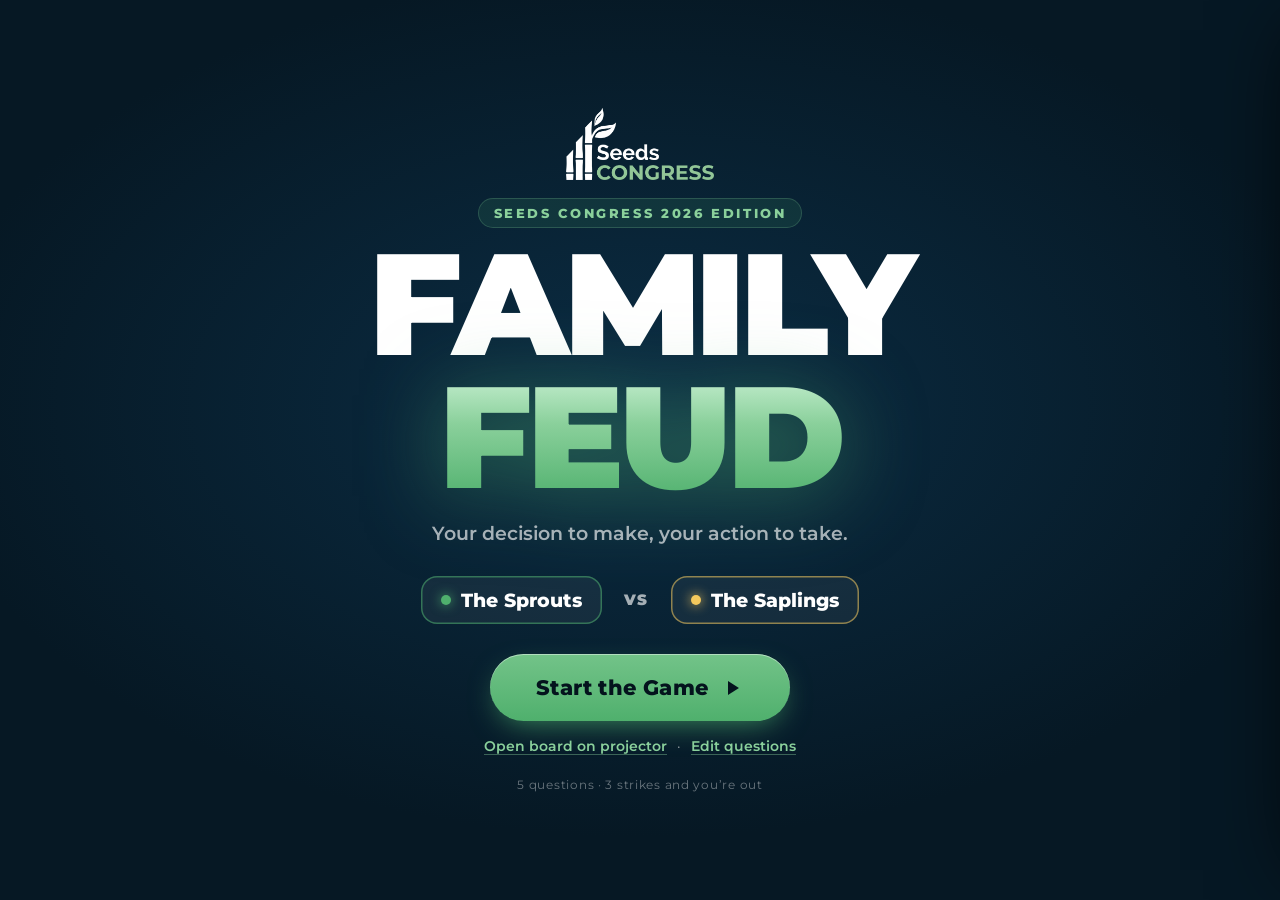
<file: index.html>
<!doctype html>
<html lang="en">
<head>
  <meta charset="utf-8">
  <meta name="viewport" content="width=device-width, initial-scale=1, viewport-fit=cover">
  <title>Family Feud · Seeds Congress</title>
  <meta name="description" content="Family Feud — Seeds Congress 2026 Edition. Survey says!">
  <meta name="theme-color" content="#061824">
  <link rel="icon" type="image/png" href="assets/img/favicon.png">
  <link rel="apple-touch-icon" href="assets/img/favicon.png">
  <link rel="preconnect" href="https://fonts.googleapis.com">
  <link rel="preconnect" href="https://fonts.gstatic.com" crossorigin>
  <link href="https://fonts.googleapis.com/css2?family=Montserrat:wght@500;600;700;800;900&display=swap" rel="stylesheet">
  <link rel="stylesheet" href="assets/css/style.css">
</head>
<body class="game">
  <!-- Decorative background: concentric rings from the Congress design package -->
  <div class="bg" aria-hidden="true">
    <div class="bg-glow"></div>
    <svg class="deco deco-tr" viewBox="0 0 200 200"><circle cx="100" cy="100" r="88" /><circle cx="100" cy="100" r="66" /><circle cx="100" cy="100" r="45" /></svg>
    <svg class="deco deco-bl" viewBox="0 0 200 200"><circle cx="100" cy="100" r="88" /><circle cx="100" cy="100" r="66" /><circle cx="100" cy="100" r="45" /></svg>
    <svg class="deco deco-br" viewBox="0 0 200 200"><circle cx="100" cy="100" r="88" /><circle cx="100" cy="100" r="66" /><circle cx="100" cy="100" r="45" /></svg>
    <div class="bg-lines"></div>
  </div>

  <header class="topbar">
    <img class="brand-logo" id="brandLogo" alt="Seeds Congress">
    <div class="round-pill" id="roundPill" aria-live="polite"></div>
    <div class="top-actions host-only">
      <span class="display-status" id="displayStatus" title="Board display window"></span>
      <button class="icon-btn" id="undoBtn" type="button" title="Undo (U)" aria-label="Undo">
        <svg viewBox="0 0 24 24"><path d="M9 14 4 9l5-5"/><path d="M4 9h11a5 5 0 0 1 0 10h-3"/></svg>
      </button>
      <button class="icon-btn hide-sm" id="fsBtn" type="button" title="Fullscreen (F)" aria-label="Fullscreen">
        <svg viewBox="0 0 24 24"><path d="M4 9V4h5M20 9V4h-5M4 15v5h5M20 15v5h-5"/></svg>
      </button>
      <button class="icon-btn" id="menuBtn" type="button" title="Host menu" aria-label="Host menu">
        <svg viewBox="0 0 24 24"><path d="M4 7h16M4 12h16M4 17h16"/></svg>
      </button>
    </div>
  </header>

  <main class="stage" id="stage">
    <section class="question-wrap">
      <p class="survey-label" id="surveyLabel"></p>
      <h1 class="question" id="questionText"></h1>
      <div class="status" id="status" aria-live="polite"></div>
    </section>

    <section class="arena">
      <article class="team" id="team0" data-team="0">
        <div class="team-glow"></div>
        <div class="team-top"><span class="team-dot"></span><span class="team-tag">Team 1</span></div>
        <h2 class="team-name"></h2>
        <div class="team-score" data-v="0">0</div>
        <div class="team-chip"></div>
      </article>

      <div class="board-col">
        <div class="pot" id="potWrap">
          <svg class="pot-rings" viewBox="0 0 120 120" aria-hidden="true"><circle cx="60" cy="60" r="55"/><circle cx="60" cy="60" r="46"/></svg>
          <span class="pot-label">Round Pot</span>
          <span class="pot-value" id="pot" data-v="0">0</span>
          <span class="pot-mult" id="potMult"></span>
        </div>
        <div class="board" id="board">
          <div class="board-grid" id="grid"></div>
        </div>
        <div class="strikes" id="strikes" aria-label="Strikes"></div>
      </div>

      <article class="team" id="team1" data-team="1">
        <div class="team-glow"></div>
        <div class="team-top"><span class="team-dot"></span><span class="team-tag">Team 2</span></div>
        <h2 class="team-name"></h2>
        <div class="team-score" data-v="0">0</div>
        <div class="team-chip"></div>
      </article>
    </section>
  </main>

  <nav class="dock host-only" id="dock" aria-label="Host controls">
    <div class="dock-hint" id="dockHint"></div>
    <div class="dock-btns" id="dockBtns"></div>
  </nav>

  <!-- Title screen -->
  <section class="screen intro" id="intro">
    <div class="ripples" aria-hidden="true"><span></span><span></span><span></span><span></span></div>
    <div class="intro-inner">
      <img class="intro-logo" id="introLogo" alt="Seeds Congress">
      <p class="intro-edition" id="introEdition"></p>
      <h1 class="intro-title" id="introTitle"></h1>
      <p class="intro-tagline" id="introTagline"></p>
      <div class="versus">
        <div class="vs-team vs-a"><span class="team-dot"></span><span id="vsA"></span></div>
        <span class="vs">VS</span>
        <div class="vs-team vs-b"><span class="team-dot"></span><span id="vsB"></span></div>
      </div>
      <div class="intro-actions host-only">
        <button class="btn btn-primary btn-xl" id="startBtn" type="button">
          <span>Start the Game</span>
          <svg viewBox="0 0 24 24"><path d="M8 5v14l11-7z"/></svg>
        </button>
        <div class="intro-links">
          <button class="link-btn" id="introDisplayBtn" type="button">Open board on projector</button>
          <span>·</span>
          <a class="link-btn" href="admin/">Edit questions</a>
        </div>
      </div>
      <p class="intro-waiting board-only">Waiting for the host to start…</p>
      <p class="intro-meta" id="introMeta"></p>
    </div>
  </section>

  <!-- Winner screen -->
  <section class="screen gameover" id="gameover">
    <div class="ripples" aria-hidden="true"><span></span><span></span><span></span><span></span></div>
    <div class="gameover-inner">
      <p class="go-kicker" id="goKicker">And the winner is</p>
      <h1 class="go-winner" id="goWinner"></h1>
      <div class="go-scores" id="goScores"></div>
      <div class="go-actions host-only">
        <button class="btn btn-primary btn-lg" id="againBtn" type="button">Play Again</button>
        <a class="btn btn-ghost btn-lg" href="admin/">Edit Game</a>
      </div>
    </div>
  </section>

  <!-- Strike overlay -->
  <div class="strike-overlay" id="strikeOverlay" aria-hidden="true"></div>

  <!-- Round winner splash -->
  <div class="splash" id="splash" aria-hidden="true"></div>

  <!-- Play or pass -->
  <div class="modal" id="playPass" role="dialog" aria-modal="true" aria-labelledby="ppTitle">
    <div class="modal-card">
      <p class="modal-kicker">Face-off won!</p>
      <h2 id="ppTitle"></h2>
      <p class="modal-sub">Do they want to play this round, or pass it to the other team?</p>
      <div class="modal-actions">
        <button class="btn btn-primary btn-lg" id="ppPlay" type="button">Play</button>
        <button class="btn btn-ghost btn-lg" id="ppPass" type="button">Pass</button>
      </div>
      <button class="modal-x" id="ppClose" type="button" aria-label="Cancel">×</button>
    </div>
  </div>

  <!-- Generic confirm -->
  <div class="modal" id="confirm" role="dialog" aria-modal="true">
    <div class="modal-card">
      <h2 id="confirmTitle"></h2>
      <p class="modal-sub" id="confirmText"></p>
      <div class="modal-actions">
        <button class="btn btn-danger btn-lg" id="confirmYes" type="button">Yes</button>
        <button class="btn btn-ghost btn-lg" id="confirmNo" type="button">Cancel</button>
      </div>
    </div>
  </div>

  <!-- Host menu -->
  <div class="drawer-scrim" id="drawerScrim"></div>
  <aside class="drawer" id="drawer" aria-label="Host menu">
    <div class="drawer-head">
      <h2>Host Menu</h2>
      <button class="icon-btn" id="drawerClose" type="button" aria-label="Close menu">
        <svg viewBox="0 0 24 24"><path d="M6 6l12 12M18 6 6 18"/></svg>
      </button>
    </div>

    <div class="drawer-section">
      <h3>Scores</h3>
      <div class="score-edit" id="scoreEdit"></div>
    </div>

    <div class="drawer-section" id="potSection">
      <h3>Round pot</h3>
      <p class="drawer-note">Give the current pot to a team and end the round.</p>
      <div class="drawer-row" id="awardBtns"></div>
    </div>

    <div class="drawer-section">
      <h3>Jump to question</h3>
      <div class="jump-list" id="jumpList"></div>
    </div>

    <div class="drawer-section">
      <h3>Tools</h3>
      <div class="drawer-grid">
        <button class="tool-btn" id="toolDisplay" type="button">
          <svg viewBox="0 0 24 24"><rect x="3" y="4" width="18" height="12" rx="2"/><path d="M8 20h8M12 16v4"/></svg>
          Board display
        </button>
        <button class="tool-btn" id="toolSound" type="button">
          <svg viewBox="0 0 24 24"><path d="M11 5 6 9H3v6h3l5 4z"/><path d="M15.5 8.5a5 5 0 0 1 0 7M18.5 5.5a9 9 0 0 1 0 13"/></svg>
          <span>Sound on</span>
        </button>
        <button class="tool-btn" id="toolFs" type="button">
          <svg viewBox="0 0 24 24"><path d="M4 9V4h5M20 9V4h-5M4 15v5h5M20 15v5h-5"/></svg>
          Fullscreen
        </button>
        <button class="tool-btn" id="toolPeek" type="button">
          <svg viewBox="0 0 24 24"><path d="M2 12s3.5-7 10-7 10 7 10 7-3.5 7-10 7S2 12 2 12z"/><circle cx="12" cy="12" r="3"/></svg>
          <span>Host peek off</span>
        </button>
        <a class="tool-btn" href="admin/">
          <svg viewBox="0 0 24 24"><path d="M12 20h9"/><path d="M16.5 3.5a2.1 2.1 0 0 1 3 3L7 19l-4 1 1-4z"/></svg>
          Edit content
        </a>
      </div>
      <button class="btn btn-danger btn-block" id="restartBtn" type="button">Restart game</button>
    </div>

    <div class="drawer-section keys hide-touch">
      <h3>Keyboard shortcuts</h3>
      <dl>
        <dt>1 – 8</dt><dd>Reveal answer</dd>
        <dt>X</dt><dd>Strike / wrong answer</dd>
        <dt>A / B</dt><dd>Team 1 / Team 2 wins face-off</dd>
        <dt>R</dt><dd>Reveal remaining answers</dd>
        <dt>N</dt><dd>Next question</dd>
        <dt>U</dt><dd>Undo</dd>
        <dt>H</dt><dd>Host peek (see hidden answers)</dd>
        <dt>F</dt><dd>Fullscreen</dd>
      </dl>
    </div>
  </aside>

  <div class="sound-gate" id="soundGate">
    <div>
      <svg viewBox="0 0 24 24"><path d="M11 5 6 9H3v6h3l5 4z"/><path d="M15.5 8.5a5 5 0 0 1 0 7M18.5 5.5a9 9 0 0 1 0 13"/></svg>
      <p><b>Board display</b>Click anywhere to turn on sound</p>
    </div>
  </div>

  <canvas class="confetti" id="confetti" aria-hidden="true"></canvas>
  <div class="toast" id="toast" role="status"></div>

  <script src="assets/js/defaults.js"></script>
  <script src="assets/js/store.js"></script>
  <script src="assets/js/sound.js"></script>
  <script src="assets/js/game.js"></script>
</body>
</html>
</file>
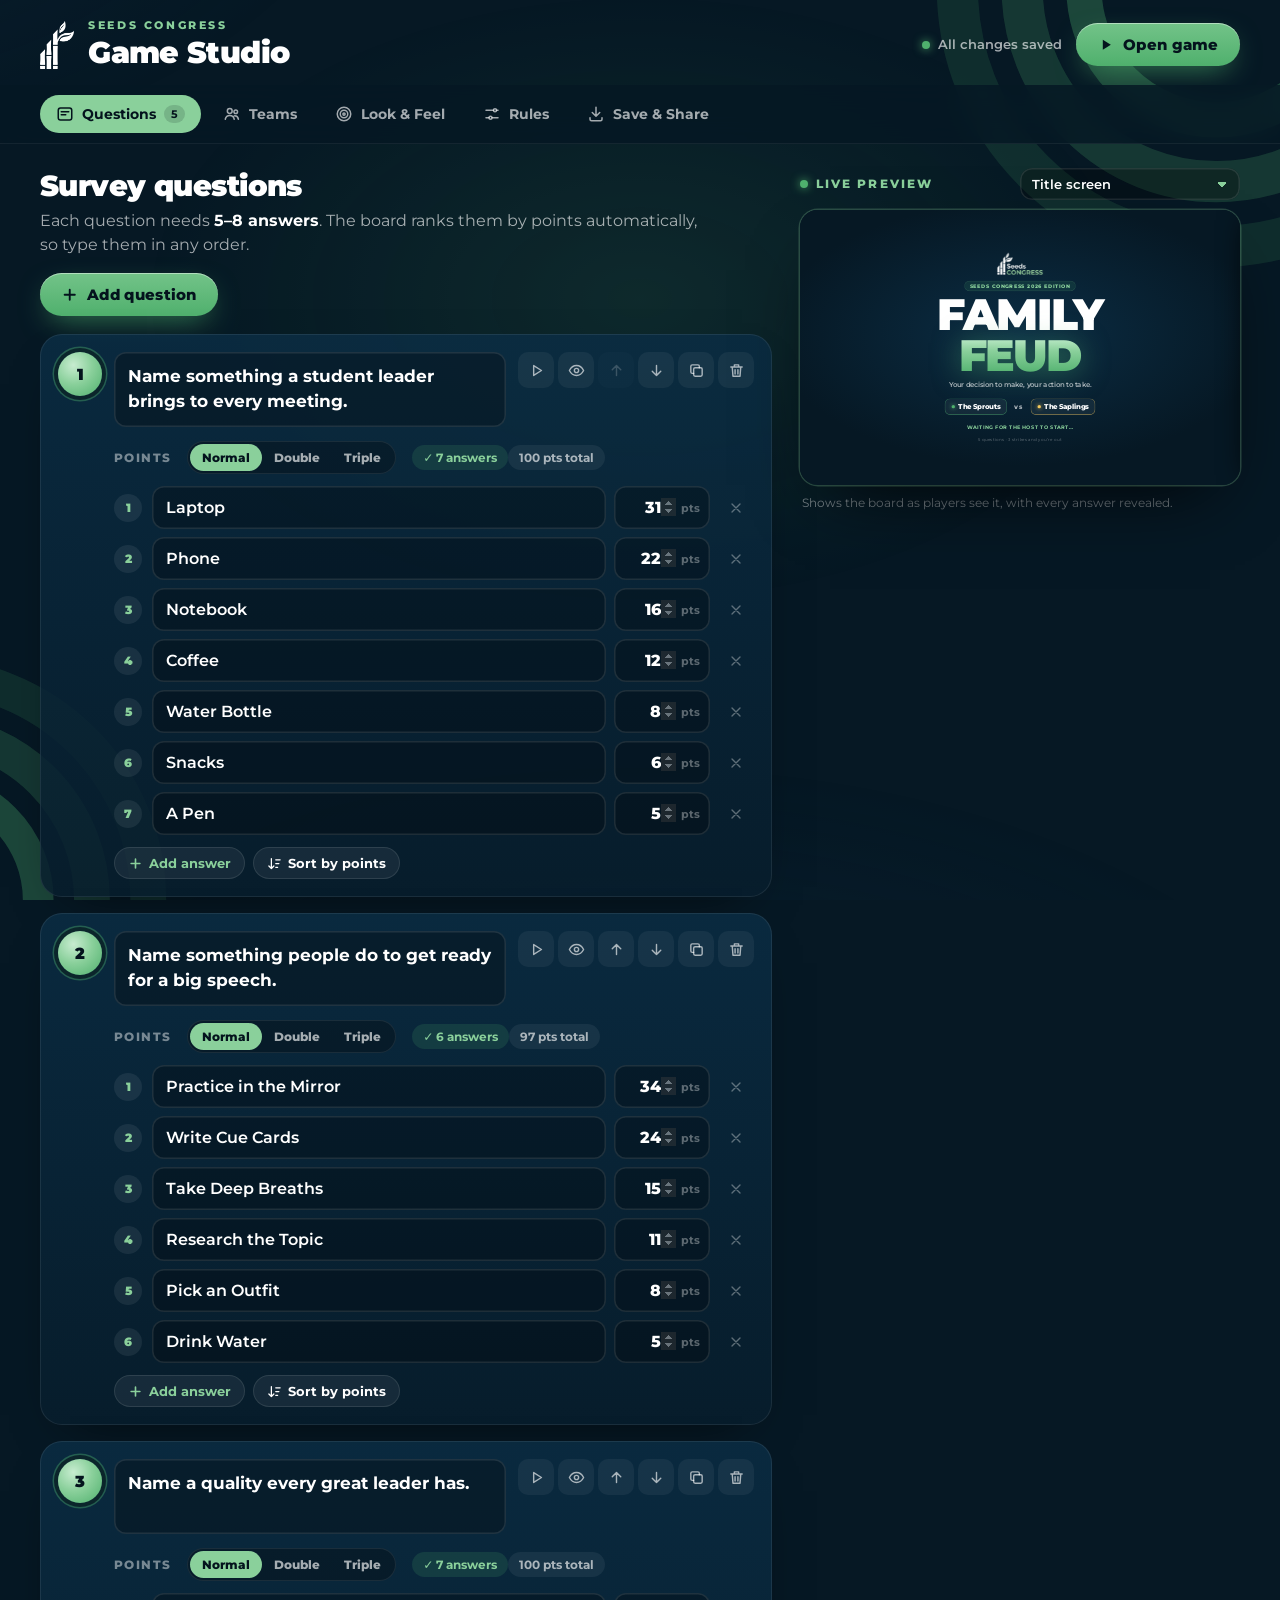
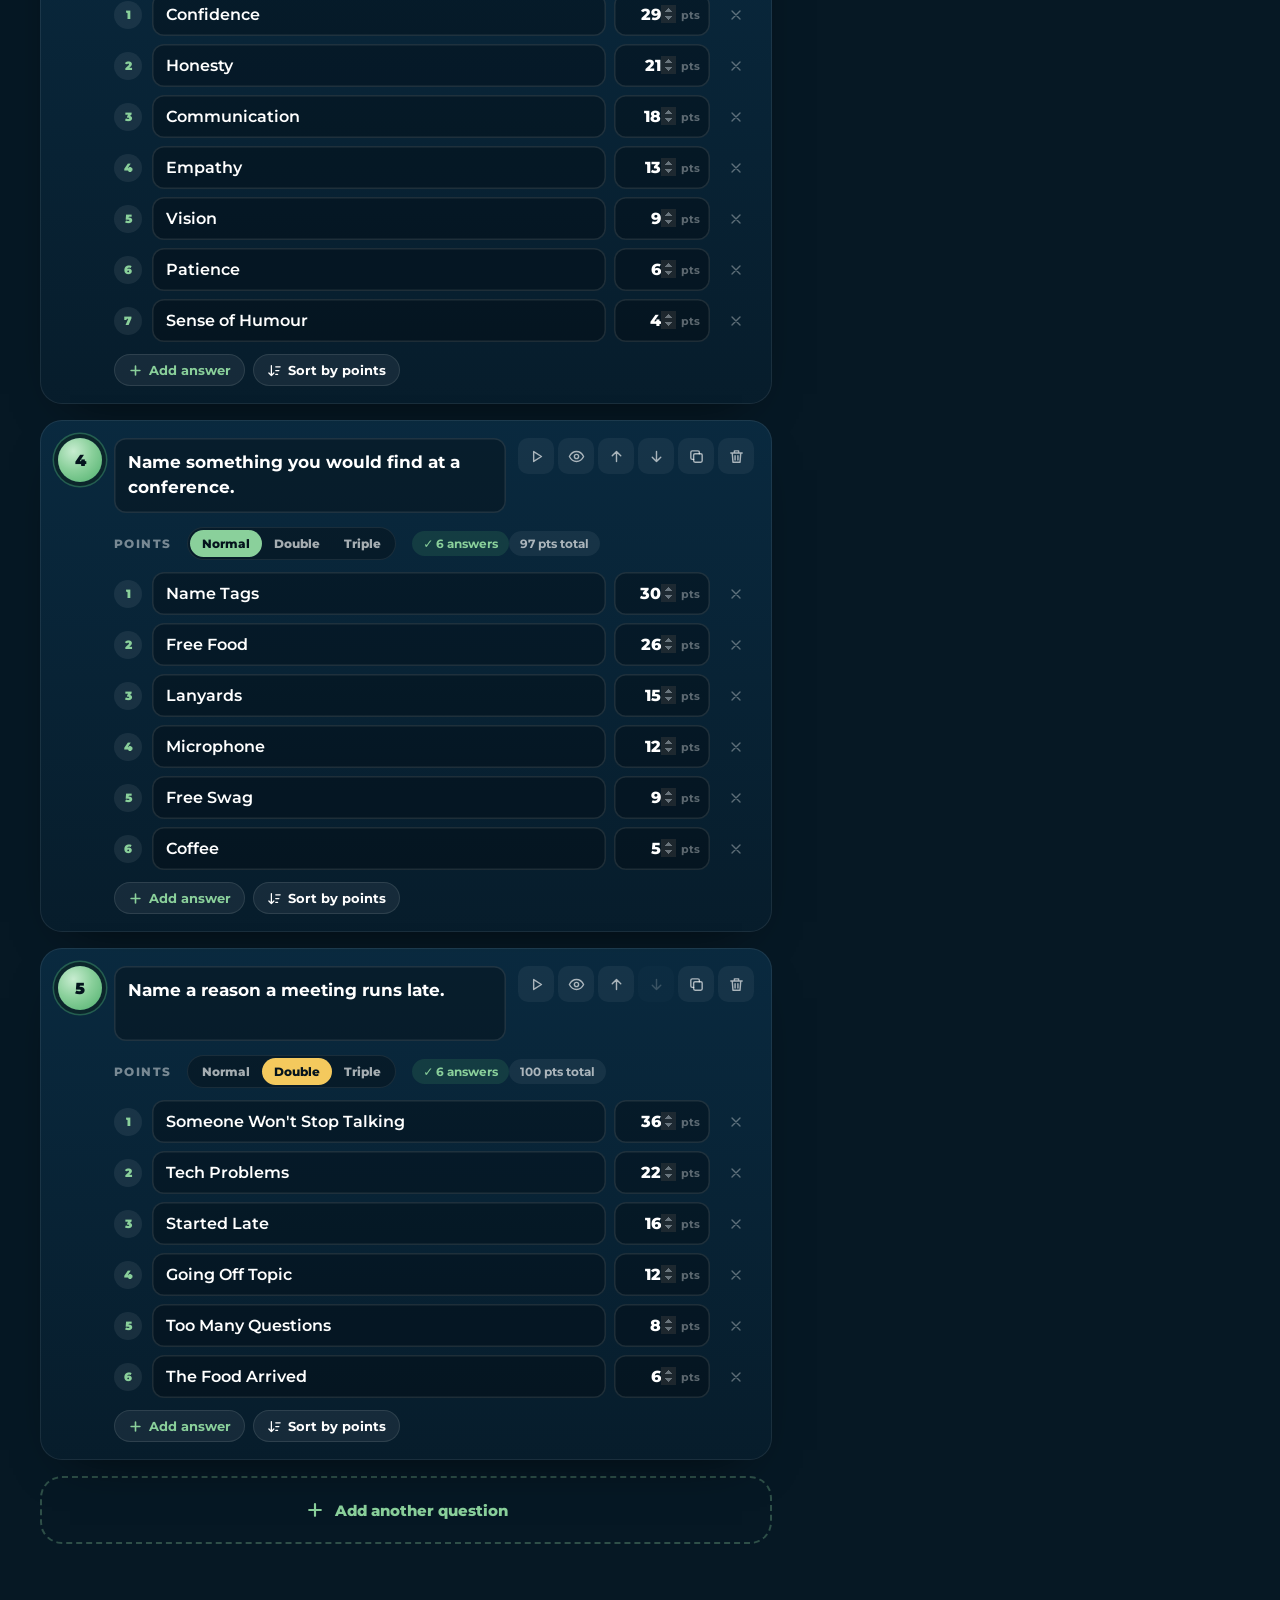
<file: admin/index.html>
<!doctype html>
<html lang="en">
<head>
  <meta charset="utf-8">
  <meta name="viewport" content="width=device-width, initial-scale=1, viewport-fit=cover">
  <title>Game Studio · Family Feud Admin</title>
  <meta name="theme-color" content="#061824">
  <meta name="robots" content="noindex">
  <link rel="icon" type="image/png" href="../assets/img/favicon.png">
  <link rel="preconnect" href="https://fonts.googleapis.com">
  <link rel="preconnect" href="https://fonts.gstatic.com" crossorigin>
  <link href="https://fonts.googleapis.com/css2?family=Montserrat:wght@500;600;700;800;900&display=swap" rel="stylesheet">
  <link rel="stylesheet" href="../assets/css/style.css">
  <link rel="stylesheet" href="../assets/css/admin.css">
</head>
<body class="admin">
  <div class="bg" aria-hidden="true">
    <div class="bg-glow"></div>
    <svg class="deco deco-tr" viewBox="0 0 200 200"><circle cx="100" cy="100" r="88" /><circle cx="100" cy="100" r="66" /><circle cx="100" cy="100" r="45" /></svg>
    <svg class="deco deco-bl" viewBox="0 0 200 200"><circle cx="100" cy="100" r="88" /><circle cx="100" cy="100" r="66" /><circle cx="100" cy="100" r="45" /></svg>
  </div>

  <header class="a-header">
    <div class="a-brand">
      <img src="../assets/img/mark.png" alt="" class="a-mark">
      <div>
        <p class="a-kicker">Seeds Congress</p>
        <h1>Game Studio</h1>
      </div>
    </div>
    <div class="a-header-actions">
      <span class="save-state" id="saveState"><i></i><span>All changes saved</span></span>
      <a class="btn btn-primary" href="../" id="openGame">
        <svg viewBox="0 0 24 24"><path d="M8 5v14l11-7z"/></svg>
        <span>Open game</span>
      </a>
    </div>
  </header>

  <nav class="a-tabs" id="tabs" role="tablist">
    <button role="tab" data-tab="questions" class="on" type="button">
      <svg viewBox="0 0 24 24"><rect x="3" y="4" width="18" height="16" rx="3"/><path d="M7 9h10M7 13h6"/></svg>
      Questions <b id="qCount"></b>
    </button>
    <button role="tab" data-tab="teams" type="button">
      <svg viewBox="0 0 24 24"><circle cx="9" cy="8" r="3.2"/><circle cx="17" cy="9" r="2.4"/><path d="M3 19c.8-3.4 3.2-5 6-5s5.2 1.6 6 5M15 14.5c2.6-.3 4.8 1 5.6 4.5"/></svg>
      Teams
    </button>
    <button role="tab" data-tab="branding" type="button">
      <svg viewBox="0 0 24 24"><circle cx="12" cy="12" r="9"/><circle cx="12" cy="12" r="5"/><circle cx="12" cy="12" r="1.5"/></svg>
      Look &amp; Feel
    </button>
    <button role="tab" data-tab="settings" type="button">
      <svg viewBox="0 0 24 24"><path d="M4 7h10M18 7h2M4 17h4M12 17h8"/><circle cx="16" cy="7" r="2"/><circle cx="10" cy="17" r="2"/></svg>
      Rules
    </button>
    <button role="tab" data-tab="data" type="button">
      <svg viewBox="0 0 24 24"><path d="M12 3v12M7 10l5 5 5-5"/><path d="M4 17v2a2 2 0 0 0 2 2h12a2 2 0 0 0 2-2v-2"/></svg>
      Save &amp; Share
    </button>
  </nav>

  <div class="a-layout">
    <main class="a-main">

      <!-- QUESTIONS -->
      <section class="panel on" data-panel="questions">
        <div class="panel-head">
          <div>
            <h2>Survey questions</h2>
            <p>Each question needs <b>5–8 answers</b>. The board ranks them by points automatically, so type them in any order.</p>
          </div>
          <button class="btn btn-primary" id="addQ" type="button">
            <svg viewBox="0 0 24 24" style="fill:none;stroke:currentColor;stroke-width:2.6"><path d="M12 5v14M5 12h14"/></svg>
            Add question
          </button>
        </div>
        <div class="q-list" id="qList"></div>
        <button class="add-q-big" id="addQ2" type="button">
          <svg viewBox="0 0 24 24"><path d="M12 5v14M5 12h14"/></svg>
          Add another question
        </button>
      </section>

      <!-- TEAMS -->
      <section class="panel" data-panel="teams">
        <div class="panel-head">
          <div>
            <h2>Teams</h2>
            <p>Name your two families and give each one a signature colour.</p>
          </div>
        </div>
        <div class="team-editors" id="teamEditors"></div>
      </section>

      <!-- BRANDING -->
      <section class="panel" data-panel="branding">
        <div class="panel-head">
          <div>
            <h2>Look &amp; feel</h2>
            <p>Titles, logo and colours shown on the title screen and game board.</p>
          </div>
        </div>

        <div class="card">
          <h3>Title screen text</h3>
          <div class="fields">
            <label class="field">
              <span>Game title</span>
              <input type="text" data-bind="branding.title" maxlength="40" placeholder="Family Feud">
              <small>Every other word glows green.</small>
            </label>
            <label class="field">
              <span>Edition badge</span>
              <input type="text" data-bind="branding.edition" maxlength="60" placeholder="Seeds Congress 2026 Edition">
            </label>
            <label class="field wide">
              <span>Tagline</span>
              <input type="text" data-bind="branding.tagline" maxlength="120">
            </label>
            <label class="field wide">
              <span>Line above each question</span>
              <input type="text" data-bind="branding.surveyLabel" maxlength="80" placeholder="We surveyed 100 delegates…">
            </label>
          </div>
        </div>

        <div class="card">
          <h3>Logo</h3>
          <div class="logo-choices" id="logoChoices">
            <label class="logo-opt">
              <input type="radio" name="logo" value="horizontal">
              <span class="logo-prev"><img src="../assets/img/logo-h.png" alt=""></span>
              <b>Horizontal</b>
            </label>
            <label class="logo-opt">
              <input type="radio" name="logo" value="vertical">
              <span class="logo-prev"><img src="../assets/img/logo-v.png" alt=""></span>
              <b>Stacked</b>
            </label>
            <label class="logo-opt">
              <input type="radio" name="logo" value="custom">
              <span class="logo-prev" id="customLogoPrev"><em>Upload</em></span>
              <b>Your own</b>
            </label>
            <label class="logo-opt">
              <input type="radio" name="logo" value="none">
              <span class="logo-prev"><em>No logo</em></span>
              <b>None</b>
            </label>
          </div>
          <input type="file" id="logoFile" accept="image/png,image/jpeg,image/svg+xml,image/webp" hidden>
          <p class="hint">Custom logos work best as a transparent PNG with light artwork. Max 1.5 MB.</p>
        </div>

        <div class="card">
          <div class="card-head">
            <h3>Colours</h3>
            <button class="link-btn" id="resetColors" type="button">Reset to Congress palette</button>
          </div>
          <div class="colors" id="themeColors"></div>
        </div>
      </section>

      <!-- SETTINGS -->
      <section class="panel" data-panel="settings">
        <div class="panel-head">
          <div>
            <h2>Rules &amp; options</h2>
            <p>Tweak how the game plays.</p>
          </div>
        </div>
        <div class="card">
          <div class="setting">
            <div>
              <b>Strikes before a steal</b>
              <p>Classic Family Feud uses 3.</p>
            </div>
            <div class="seg" id="strikeSeg"></div>
          </div>
          <div class="setting">
            <div>
              <b>Sound effects</b>
              <p>Dings, buzzers and fanfares.</p>
            </div>
            <label class="switch"><input type="checkbox" data-bind="settings.sound"><span></span></label>
          </div>
          <div class="setting">
            <div>
              <b>Show point values on the board</b>
              <p>Turn off to only show the answer text.</p>
            </div>
            <label class="switch"><input type="checkbox" data-bind="settings.showPoints"><span></span></label>
          </div>
        </div>

        <div class="card how">
          <h3>How a round plays</h3>
          <ol class="steps">
            <li><b>Face-off.</b> One player from each team answers. Tap their answers on the board, then pick which team won — they choose to <i>play</i> or <i>pass</i>.</li>
            <li><b>Play.</b> The team in control keeps guessing. Tap correct answers to reveal them; press <kbd class="kbd">X</kbd> for a strike.</li>
            <li><b>Steal.</b> After the last strike, the other team gets one guess. Tap it if it's right, or hit “Steal failed”.</li>
            <li><b>End of round.</b> The pot (× the round multiplier) goes to the winner. Reveal the rest and move on.</li>
          </ol>
          <p class="hint">Tip: open <b>Board display</b> from the host menu to put a clean, controls-free board on a projector while you run the game from your laptop or phone.</p>
        </div>

        <div class="card danger-card">
          <div class="setting">
            <div>
              <b>Reset the current game</b>
              <p>Clears scores and sends everyone back to the title screen. Questions are kept.</p>
            </div>
            <button class="btn btn-danger" id="resetGame" type="button">Reset game</button>
          </div>
        </div>
      </section>

      <!-- DATA -->
      <section class="panel" data-panel="data">
        <div class="panel-head">
          <div>
            <h2>Save &amp; share</h2>
            <p>Edits save automatically in <b>this browser</b>. Use these tools to move them to another device or make them the default for everyone.</p>
          </div>
        </div>
        <div class="data-grid">
          <button class="data-card" id="exportBtn" type="button">
            <svg viewBox="0 0 24 24"><path d="M12 3v12M7 10l5 5 5-5"/><path d="M4 17v2a2 2 0 0 0 2 2h12a2 2 0 0 0 2-2v-2"/></svg>
            <b>Download content.json</b>
            <span>A backup of every question, team and setting.</span>
          </button>
          <button class="data-card" id="importBtn" type="button">
            <svg viewBox="0 0 24 24"><path d="M12 21V9M7 14l5-5 5 5"/><path d="M4 7V5a2 2 0 0 1 2-2h12a2 2 0 0 1 2 2v2"/></svg>
            <b>Import a file</b>
            <span>Load a content.json you downloaded earlier.</span>
          </button>
          <button class="data-card" id="copyBtn" type="button">
            <svg viewBox="0 0 24 24"><rect x="8" y="8" width="12" height="12" rx="2"/><path d="M16 8V6a2 2 0 0 0-2-2H6a2 2 0 0 0-2 2v8a2 2 0 0 0 2 2h2"/></svg>
            <b>Copy as text</b>
            <span>Paste it into a message or a new device.</span>
          </button>
          <button class="data-card" id="pasteBtn" type="button">
            <svg viewBox="0 0 24 24"><path d="M9 4h6v3H9z"/><path d="M15 5h2a2 2 0 0 1 2 2v12a2 2 0 0 1-2 2H7a2 2 0 0 1-2-2V7a2 2 0 0 1 2-2h2"/></svg>
            <b>Paste text</b>
            <span>Load content copied from another device.</span>
          </button>
        </div>
        <input type="file" id="importFile" accept="application/json,.json" hidden>

        <div class="card">
          <h3>Make it the default for everyone</h3>
          <p class="hint">Download <code>content.json</code> and replace the file with the same name at the top of the website's GitHub repository. Everyone who opens the game without their own edits will then see your version.</p>
        </div>

        <div class="card danger-card">
          <div class="setting">
            <div>
              <b>Discard my edits</b>
              <p>Go back to the published questions and settings.</p>
            </div>
            <button class="btn btn-danger" id="resetAll" type="button">Reset content</button>
          </div>
        </div>
      </section>
    </main>

    <aside class="a-preview" aria-label="Live preview">
      <div class="preview-head">
        <span><i></i>Live preview</span>
        <div class="preview-actions">
          <select id="previewQ" aria-label="Question to preview"></select>
        </div>
      </div>
      <div class="preview-frame">
        <iframe id="preview" title="Game preview" src="../?view=board&amp;preview=1" tabindex="-1"></iframe>
      </div>
      <p class="preview-note">Shows the board as players see it, with every answer revealed.</p>
    </aside>
  </div>

  <!-- Paste dialog -->
  <div class="modal" id="pasteModal" role="dialog" aria-modal="true">
    <div class="modal-card wide">
      <h2>Paste content</h2>
      <p class="modal-sub">Paste the text you copied from “Copy as text”.</p>
      <textarea id="pasteArea" rows="8" spellcheck="false"></textarea>
      <div class="modal-actions">
        <button class="btn btn-primary btn-lg" id="pasteGo" type="button">Load it</button>
        <button class="btn btn-ghost btn-lg" id="pasteCancel" type="button">Cancel</button>
      </div>
    </div>
  </div>

  <!-- Confirm -->
  <div class="modal" id="confirm" role="dialog" aria-modal="true">
    <div class="modal-card">
      <h2 id="confirmTitle"></h2>
      <p class="modal-sub" id="confirmText"></p>
      <div class="modal-actions">
        <button class="btn btn-danger btn-lg" id="confirmYes" type="button">Yes</button>
        <button class="btn btn-ghost btn-lg" id="confirmNo" type="button">Cancel</button>
      </div>
    </div>
  </div>

  <div class="toast" id="toast" role="status"></div>

  <script src="../assets/js/defaults.js"></script>
  <script src="../assets/js/store.js"></script>
  <script src="../assets/js/admin.js"></script>
</body>
</html>
</file>
<file: assets/css/style.css>
/* ==========================================================================
   Seeds Congress · Family Feud
   Palette from the Congress 2026 design package:
   #061824 ink · #0B2D44 navy · #4FB06D green · #8AD09B mint · #FFFFFF
   ========================================================================== */

:root {
  --bg: #061824;
  --surface: #0B2D44;
  --accent: #4FB06D;
  --accent-2: #8AD09B;
  --team-a: #4FB06D;
  --team-b: #F4C95D;
  --strike: #FF4D5E;
  --text: #FFFFFF;
  --muted: rgba(255, 255, 255, 0.64);
  --faint: rgba(255, 255, 255, 0.1);
  --line: rgba(138, 208, 155, 0.22);
  --radius: 18px;
  --font: 'Montserrat', system-ui, -apple-system, 'Segoe UI', Roboto, sans-serif;
  --ease-back: cubic-bezier(0.34, 1.56, 0.64, 1);
  --ease-out: cubic-bezier(0.16, 1, 0.3, 1);
  --dock-h: 96px;
  --safe-b: env(safe-area-inset-bottom, 0px);
  color-scheme: dark;
}

*, *::before, *::after { box-sizing: border-box; }
html { -webkit-text-size-adjust: 100%; }
body {
  margin: 0;
  min-height: 100vh;
  min-height: 100dvh;
  background: var(--bg);
  color: var(--text);
  font-family: var(--font);
  -webkit-font-smoothing: antialiased;
  overflow-x: hidden;
}
img { max-width: 100%; display: block; }
button { font: inherit; color: inherit; }
a { color: inherit; }
[hidden] { display: none !important; }

svg { fill: none; stroke: currentColor; stroke-width: 2; stroke-linecap: round; stroke-linejoin: round; }

/* ---------- Background ---------- */
.bg { position: fixed; inset: 0; z-index: 0; pointer-events: none; overflow: hidden; }
.bg-glow {
  position: absolute; inset: -20%;
  background:
    radial-gradient(40% 35% at 50% 38%, color-mix(in srgb, var(--accent) 22%, transparent), transparent 70%),
    radial-gradient(60% 50% at 50% 110%, color-mix(in srgb, var(--surface) 90%, transparent), transparent 70%),
    radial-gradient(50% 40% at 0% 0%, color-mix(in srgb, var(--surface) 70%, transparent), transparent 70%);
  animation: breathe 12s ease-in-out infinite alternate;
}
.bg-lines {
  position: absolute; inset: 0;
  background-image: radial-gradient(circle at 50% 120%, transparent 0 38%, rgba(138, 208, 155, 0.05) 38.2% 38.4%, transparent 38.6% 52%, rgba(138, 208, 155, 0.04) 52.2% 52.4%, transparent 52.6% 66%, rgba(138, 208, 155, 0.03) 66.2% 66.4%, transparent 66.6%);
}
.deco { position: absolute; width: 46vmax; height: 46vmax; opacity: 0.9; }
.deco circle { fill: none; }
.deco circle:nth-child(1) { stroke: color-mix(in srgb, var(--accent) 16%, transparent); stroke-width: 14; }
.deco circle:nth-child(2) { stroke: color-mix(in srgb, var(--accent) 24%, transparent); stroke-width: 14; }
.deco circle:nth-child(3) { stroke: color-mix(in srgb, var(--accent) 34%, transparent); stroke-width: 12; }
.deco-tr { top: -24vmax; right: -18vmax; animation: spin 90s linear infinite; }
.deco-bl { bottom: -20vmax; left: -26vmax; width: 40vmax; height: 40vmax; animation: spin 120s linear infinite reverse; }
.deco-br { bottom: -30vmax; right: -22vmax; width: 38vmax; height: 38vmax; opacity: 0.55; }

@keyframes breathe { from { transform: scale(1); opacity: 0.85; } to { transform: scale(1.08); opacity: 1; } }
@keyframes spin { to { transform: rotate(360deg); } }

/* ---------- Buttons ---------- */
.btn {
  --b: var(--accent);
  display: inline-flex; align-items: center; justify-content: center; gap: 0.55em;
  border: 0; border-radius: 999px; cursor: pointer;
  padding: 0.8em 1.4em; font-weight: 800; font-size: 0.95rem; letter-spacing: 0.02em;
  text-decoration: none; white-space: nowrap;
  transition: transform 0.18s var(--ease-back), box-shadow 0.2s, background 0.2s, opacity 0.2s;
  -webkit-tap-highlight-color: transparent; user-select: none;
}
.btn:active { transform: scale(0.96); }
.btn svg { width: 1.15em; height: 1.15em; }
.btn-primary {
  background: linear-gradient(180deg, color-mix(in srgb, var(--accent-2) 60%, var(--accent)), var(--accent));
  color: #04131d;
  box-shadow: 0 10px 30px -10px color-mix(in srgb, var(--accent) 80%, transparent), inset 0 1px 0 rgba(255, 255, 255, 0.45);
}
.btn-primary:hover { transform: translateY(-2px); box-shadow: 0 16px 40px -12px color-mix(in srgb, var(--accent) 90%, transparent), inset 0 1px 0 rgba(255, 255, 255, 0.5); }
.btn-primary svg { fill: currentColor; stroke: none; }
.btn-ghost { background: rgba(255, 255, 255, 0.07); color: var(--text); box-shadow: inset 0 0 0 1.5px rgba(255, 255, 255, 0.16); }
.btn-ghost:hover { background: rgba(255, 255, 255, 0.12); }
.btn-strike { background: linear-gradient(180deg, #ff6b78, var(--strike)); color: #fff; box-shadow: 0 10px 28px -12px var(--strike), inset 0 1px 0 rgba(255, 255, 255, 0.35); }
.btn-strike:hover { transform: translateY(-2px); }
.btn-strike svg { stroke-width: 3.2; }
.btn-danger { background: rgba(255, 77, 94, 0.14); color: #ff8a95; box-shadow: inset 0 0 0 1.5px rgba(255, 77, 94, 0.35); }
.btn-danger:hover { background: rgba(255, 77, 94, 0.24); }
.btn-team { background: color-mix(in srgb, var(--tc) 18%, rgba(255, 255, 255, 0.04)); color: #fff; box-shadow: inset 0 0 0 2px color-mix(in srgb, var(--tc) 70%, transparent); }
.btn-team:hover { background: color-mix(in srgb, var(--tc) 30%, transparent); transform: translateY(-2px); }
.btn-team .dot { width: 10px; height: 10px; border-radius: 50%; background: var(--tc); box-shadow: 0 0 10px var(--tc); }
.btn-lg { font-size: 1.05rem; padding: 0.9em 1.8em; }
.btn-xl { font-size: clamp(1.05rem, 2.2vw, 1.3rem); padding: 1em 2.2em; }
.btn-block { width: 100%; margin-top: 12px; }
.btn kbd, .kbd {
  font: 700 0.7em var(--font); padding: 0.15em 0.45em; border-radius: 6px;
  background: rgba(0, 0, 0, 0.18); box-shadow: inset 0 0 0 1px rgba(255, 255, 255, 0.2); opacity: 0.8;
}
.btn-primary kbd { background: rgba(0, 0, 0, 0.12); box-shadow: inset 0 0 0 1px rgba(0, 0, 0, 0.2); }
.link-btn { background: none; border: 0; padding: 0; cursor: pointer; color: var(--accent-2); font-weight: 600; text-decoration: underline; text-underline-offset: 3px; text-decoration-color: color-mix(in srgb, var(--accent-2) 40%, transparent); }
.link-btn:hover { color: #fff; }

.icon-btn {
  width: 42px; height: 42px; display: inline-grid; place-items: center; border-radius: 12px;
  border: 0; cursor: pointer; background: rgba(255, 255, 255, 0.06); color: var(--text);
  box-shadow: inset 0 0 0 1px rgba(255, 255, 255, 0.1); transition: background 0.2s, transform 0.15s;
}
.icon-btn:hover { background: rgba(255, 255, 255, 0.13); }
.icon-btn:active { transform: scale(0.94); }
.icon-btn svg { width: 20px; height: 20px; }

/* ---------- Top bar ---------- */
.topbar {
  position: relative; z-index: 5;
  display: grid; grid-template-columns: 1fr auto 1fr; align-items: center; gap: 12px;
  padding: max(14px, env(safe-area-inset-top)) clamp(16px, 3vw, 36px) 6px;
}
.brand-logo { height: clamp(34px, 5vh, 52px); width: auto; justify-self: start; }
.brand-logo[src=""], .brand-logo:not([src]) { visibility: hidden; }
.round-pill {
  display: flex; align-items: center; gap: 10px; padding: 8px 18px; border-radius: 999px;
  background: rgba(11, 45, 68, 0.7); box-shadow: inset 0 0 0 1px var(--line); backdrop-filter: blur(8px);
  font-size: 0.82rem; font-weight: 700; letter-spacing: 0.12em; text-transform: uppercase; color: var(--muted);
  white-space: nowrap;
}
.round-pill:empty { display: none; }
.round-pill b { color: #fff; font-weight: 800; }
.round-pill .dots { display: flex; gap: 5px; }
.round-pill .dots i { width: 7px; height: 7px; border-radius: 50%; background: rgba(255, 255, 255, 0.18); }
.round-pill .dots i.done { background: var(--accent); }
.round-pill .dots i.now { background: #fff; box-shadow: 0 0 0 3px color-mix(in srgb, var(--accent) 45%, transparent); }
.round-pill em { font-style: normal; color: #04131d; background: var(--team-b); padding: 3px 9px; border-radius: 999px; letter-spacing: 0.08em; }
.top-actions { justify-self: end; display: flex; align-items: center; gap: 8px; }
.display-status { font-size: 0.72rem; font-weight: 700; color: var(--accent-2); letter-spacing: 0.06em; text-transform: uppercase; display: flex; align-items: center; gap: 6px; margin-right: 4px; }
.display-status:not(:empty)::before { content: ''; width: 8px; height: 8px; border-radius: 50%; background: var(--accent); box-shadow: 0 0 10px var(--accent); animation: pulse 1.6s ease-in-out infinite; }
@keyframes pulse { 50% { opacity: 0.35; } }

/* ---------- Stage ---------- */
.stage {
  position: relative; z-index: 2;
  display: flex; flex-direction: column; align-items: center;
  padding: 4px clamp(16px, 3vw, 36px) calc(var(--dock-h) + var(--safe-b) + 12px);
  min-height: calc(100dvh - 70px);
}
.is-board .stage { padding-bottom: 28px; }

.question-wrap { text-align: center; max-width: 1100px; width: 100%; margin: clamp(2px, 1vh, 14px) 0 clamp(6px, 1.4vh, 18px); }
.survey-label {
  margin: 0 0 8px; font-size: clamp(0.7rem, 1.4vw, 0.85rem); font-weight: 700; letter-spacing: 0.22em;
  text-transform: uppercase; color: var(--accent-2);
}
.question {
  margin: 0; font-weight: 800; line-height: 1.12; letter-spacing: -0.01em;
  font-size: clamp(1.35rem, min(3.6vw, 5.4vh), 2.9rem); text-wrap: balance;
  text-shadow: 0 4px 30px rgba(0, 0, 0, 0.4);
}
.question.pop { animation: qIn 0.8s var(--ease-out) both; }
@keyframes qIn { from { opacity: 0; transform: translateY(14px); filter: blur(6px); } }

.status {
  display: inline-flex; align-items: center; gap: 10px; margin-top: clamp(10px, 1.6vh, 16px);
  padding: 8px 18px; border-radius: 999px; font-size: clamp(0.72rem, 1.4vw, 0.9rem); font-weight: 800;
  letter-spacing: 0.14em; text-transform: uppercase; min-height: 36px;
  background: rgba(255, 255, 255, 0.06); box-shadow: inset 0 0 0 1px rgba(255, 255, 255, 0.12);
  transition: background 0.3s, color 0.3s, box-shadow 0.3s;
}
.status:empty { visibility: hidden; }
.status .dot { width: 9px; height: 9px; border-radius: 50%; background: var(--sc, var(--accent)); box-shadow: 0 0 12px var(--sc, var(--accent)); }
.status.s-control { background: color-mix(in srgb, var(--sc) 16%, transparent); box-shadow: inset 0 0 0 1.5px color-mix(in srgb, var(--sc) 60%, transparent); }
.status.s-steal { background: rgba(255, 77, 94, 0.14); box-shadow: inset 0 0 0 1.5px rgba(255, 77, 94, 0.6); color: #ffd0d4; animation: throb 1.2s ease-in-out infinite; }
.status.s-win { background: color-mix(in srgb, var(--sc) 22%, transparent); box-shadow: inset 0 0 0 1.5px var(--sc); }
@keyframes throb { 50% { box-shadow: inset 0 0 0 1.5px rgba(255, 77, 94, 0.9), 0 0 30px -4px rgba(255, 77, 94, 0.6); } }

/* ---------- Arena ---------- */
.arena {
  width: 100%; max-width: 1400px; flex: 1;
  display: grid; grid-template-columns: minmax(150px, 230px) minmax(0, 1fr) minmax(150px, 230px);
  gap: clamp(14px, 2vw, 28px); align-items: center;
}
.board-col { display: flex; flex-direction: column; align-items: center; min-width: 0; }
.board-col .pot { z-index: 3; margin-bottom: calc(clamp(84px, 11vh, 120px) * -0.42); }
.board-col .board { padding-top: calc(clamp(84px, 11vh, 120px) * 0.5); }
.board-col .strikes { position: relative; z-index: 3; margin-top: -22px; }

/* Team cards */
.team {
  --tc: var(--team-a);
  position: relative; overflow: hidden; isolation: isolate;
  padding: clamp(14px, 2vh, 22px) 18px; border-radius: 22px; text-align: center;
  background: linear-gradient(180deg, rgba(11, 45, 68, 0.9), rgba(6, 24, 36, 0.92));
  box-shadow: inset 0 0 0 1.5px color-mix(in srgb, var(--tc) 30%, transparent), 0 20px 50px -30px rgba(0, 0, 0, 0.8);
  transition: transform 0.5s var(--ease-back), box-shadow 0.4s;
}
.team[data-team="1"] { --tc: var(--team-b); }
.team-glow { position: absolute; inset: -40% -20% auto; height: 90%; z-index: -1; background: radial-gradient(closest-side, color-mix(in srgb, var(--tc) 38%, transparent), transparent); opacity: 0; transition: opacity 0.5s; }
.team-top { display: flex; align-items: center; justify-content: center; gap: 8px; }
.team-dot { width: 10px; height: 10px; border-radius: 50%; background: var(--tc); box-shadow: 0 0 12px var(--tc); flex: none; }
.team-tag { font-size: 0.68rem; font-weight: 800; letter-spacing: 0.2em; text-transform: uppercase; color: var(--muted); }
.team-name { margin: 8px 0 2px; font-size: clamp(1rem, 1.7vw, 1.35rem); font-weight: 800; line-height: 1.15; overflow-wrap: anywhere; }
.team-score {
  font-size: clamp(2.6rem, 5.4vw, 4.6rem); font-weight: 900; line-height: 1; letter-spacing: -0.03em;
  color: var(--tc); text-shadow: 0 0 40px color-mix(in srgb, var(--tc) 45%, transparent);
  font-variant-numeric: tabular-nums;
}
.team-score.bump { animation: bump 0.9s var(--ease-back); }
@keyframes bump { 30% { transform: scale(1.25); } }
.team-chip { height: 24px; margin-top: 10px; font-size: 0.66rem; font-weight: 800; letter-spacing: 0.16em; text-transform: uppercase; display: flex; align-items: center; justify-content: center; }
.team-chip span { padding: 5px 11px; border-radius: 999px; background: var(--tc); color: #04131d; }
.team-chip span.steal { background: var(--strike); color: #fff; }
.team.is-active { transform: translateY(-4px) scale(1.03); box-shadow: inset 0 0 0 2.5px var(--tc), 0 24px 60px -24px color-mix(in srgb, var(--tc) 70%, transparent); }
.team.is-active .team-glow { opacity: 1; }
.team.is-stealing { box-shadow: inset 0 0 0 2.5px var(--strike), 0 24px 60px -24px rgba(255, 77, 94, 0.7); transform: translateY(-4px) scale(1.03); }
.team.is-winner .team-glow { opacity: 1; animation: breathe 1.6s ease-in-out infinite alternate; }
.team.is-winner { box-shadow: inset 0 0 0 2.5px var(--tc), 0 0 80px -20px var(--tc); }

/* Pot */
.pot {
  position: relative; width: clamp(84px, 11vh, 120px); aspect-ratio: 1; border-radius: 50%;
  display: grid; place-content: center; text-align: center;
  background: radial-gradient(circle at 50% 30%, color-mix(in srgb, var(--surface) 80%, #fff 6%), var(--bg) 75%);
  box-shadow: 0 0 0 1.5px var(--line), 0 20px 50px -20px rgba(0, 0, 0, 0.9), 0 0 60px -20px color-mix(in srgb, var(--accent) 70%, transparent);
}
.pot-rings { position: absolute; inset: -12%; width: 124%; height: 124%; animation: spin 30s linear infinite; }
.pot-rings circle { fill: none; stroke-width: 1.2; stroke: color-mix(in srgb, var(--accent) 50%, transparent); stroke-dasharray: 2 6; }
.pot-rings circle + circle { stroke-dasharray: none; stroke: color-mix(in srgb, var(--accent) 22%, transparent); stroke-width: 3; }
.pot-label { font-size: 0.55rem; font-weight: 800; letter-spacing: 0.2em; text-transform: uppercase; color: var(--accent-2); }
.pot-value { font-size: clamp(1.6rem, 3.8vh, 2.6rem); font-weight: 900; line-height: 1.05; font-variant-numeric: tabular-nums; }
.pot-mult { font-size: 0.6rem; font-weight: 800; letter-spacing: 0.12em; color: var(--team-b); min-height: 0.8em; }
.pot.bump { animation: bump 0.6s var(--ease-back); }

/* ---------- Board ---------- */
.board {
  width: 100%; max-width: 980px; padding: clamp(10px, 1.6vw, 18px); border-radius: 28px;
  background:
    linear-gradient(180deg, rgba(255, 255, 255, 0.06), rgba(255, 255, 255, 0) 30%),
    linear-gradient(180deg, #0a2638, #051520);
  box-shadow:
    0 0 0 2px color-mix(in srgb, var(--accent) 55%, transparent),
    0 0 0 8px rgba(6, 24, 36, 0.9),
    0 0 0 10px color-mix(in srgb, var(--accent) 22%, transparent),
    0 40px 90px -30px rgba(0, 0, 0, 0.9),
    0 0 120px -40px color-mix(in srgb, var(--accent) 60%, transparent);
  position: relative;
}
.board::after {
  content: ''; position: absolute; inset: 10px; border-radius: 20px; pointer-events: none;
  background: repeating-linear-gradient(90deg, transparent 0 18px, rgba(255, 255, 255, 0.015) 18px 19px);
}
.board-grid {
  display: grid; grid-template-columns: 1fr 1fr; grid-auto-flow: column;
  grid-template-rows: repeat(var(--rows, 4), minmax(0, 1fr));
  gap: clamp(8px, 1vw, 12px);
}
.board-grid.one-col { grid-template-columns: 1fr; grid-auto-flow: row; grid-template-rows: none; max-width: 560px; margin: 0 auto; }

.tile {
  position: relative; border: 0; padding: 0; background: none; cursor: default;
  height: clamp(48px, 7.4vh, 86px); perspective: 900px; -webkit-tap-highlight-color: transparent;
  animation: tileIn 0.6s var(--ease-out) both; animation-delay: calc(var(--i, 0) * 60ms);
}
@keyframes tileIn { from { opacity: 0; transform: translateY(12px) scale(0.97); } }
.tile-inner {
  position: absolute; inset: 0; transform-style: preserve-3d;
  transition: transform 0.85s var(--ease-back);
}
.tile.revealed .tile-inner { transform: rotateX(-180deg); }
.no-anim .tile, .no-anim .tile-inner { transition: none !important; animation: none !important; }
.tile-face {
  position: absolute; inset: 0; border-radius: 14px; backface-visibility: hidden; -webkit-backface-visibility: hidden;
  display: flex; align-items: center; overflow: hidden;
}
.tile-front {
  justify-content: center;
  background: linear-gradient(180deg, #164869 0%, var(--surface) 55%, #082235 100%);
  box-shadow: inset 0 0 0 1.5px rgba(138, 208, 155, 0.22), inset 0 2px 0 rgba(255, 255, 255, 0.08), 0 6px 16px -8px rgba(0, 0, 0, 0.8);
}
.tile-front::before {
  content: ''; position: absolute; inset: 0; border-radius: inherit;
  background: radial-gradient(60% 120% at 50% 0%, rgba(138, 208, 155, 0.12), transparent 70%);
}
.tile-num {
  position: relative; width: clamp(34px, 5.4vh, 54px); aspect-ratio: 1; border-radius: 50%;
  display: grid; place-items: center; font-weight: 900; font-size: clamp(1.1rem, 2.8vh, 1.7rem); color: #04131d;
  background: radial-gradient(circle at 35% 30%, #c7ecd0, var(--accent-2) 45%, var(--accent));
  box-shadow: 0 0 0 4px rgba(6, 24, 36, 0.8), 0 0 0 5.5px color-mix(in srgb, var(--accent) 45%, transparent), 0 0 24px -2px color-mix(in srgb, var(--accent) 60%, transparent);
}
.tile.blank .tile-front { background: linear-gradient(180deg, #0c2e44, #071d2c); box-shadow: inset 0 0 0 1px rgba(255, 255, 255, 0.05); }
.tile.blank .tile-front::before { display: none; }

.tile-back {
  transform: rotateX(180deg);
  background: linear-gradient(180deg, color-mix(in srgb, var(--accent) 88%, #fff 12%) 0%, var(--accent) 45%, color-mix(in srgb, var(--accent) 70%, #000 30%) 100%);
  box-shadow: inset 0 0 0 1.5px rgba(255, 255, 255, 0.35), inset 0 2px 0 rgba(255, 255, 255, 0.4), 0 10px 30px -10px color-mix(in srgb, var(--accent) 80%, transparent);
}
.tile-answer {
  flex: 1; padding: 0 12px 0 clamp(12px, 1.6vw, 22px); text-align: left;
  font-weight: 800; text-transform: uppercase; letter-spacing: 0.02em; line-height: 1.08;
  font-size: clamp(0.82rem, 1.75vw, 1.45rem); color: #fff;
  text-shadow: 0 2px 0 rgba(0, 0, 0, 0.22), 0 0 18px rgba(0, 0, 0, 0.15);
  display: -webkit-box; -webkit-line-clamp: 2; -webkit-box-orient: vertical; overflow: hidden;
}
.tile-pts {
  align-self: stretch; flex: none; min-width: clamp(56px, 7vw, 92px); display: grid; place-items: center;
  font-weight: 900; font-size: clamp(1.1rem, 2.4vw, 2rem); color: var(--accent-2);
  background: linear-gradient(180deg, #0B2D44, #061824); font-variant-numeric: tabular-nums;
  box-shadow: inset 1.5px 0 0 rgba(255, 255, 255, 0.25);
}
.hide-points .tile-pts { display: none; }
.tile-back::after {
  content: ''; position: absolute; inset: 0; transform: translateX(-120%);
  background: linear-gradient(100deg, transparent 30%, rgba(255, 255, 255, 0.55) 50%, transparent 70%);
}
.tile.revealed.fresh .tile-back::after { animation: shine 1.1s 0.4s ease-out; }
@keyframes shine { to { transform: translateX(120%); } }

.tile.unscored .tile-back { background: linear-gradient(180deg, #1d5474, #103a55); box-shadow: inset 0 0 0 1.5px rgba(255, 255, 255, 0.14); }
.tile.unscored .tile-answer { color: rgba(255, 255, 255, 0.82); text-shadow: none; }
.tile.unscored .tile-pts { color: rgba(255, 255, 255, 0.55); }

.tile.clickable { cursor: pointer; }
.tile.clickable:hover .tile-front { box-shadow: inset 0 0 0 2px var(--accent-2), 0 0 26px -6px var(--accent-2); }
.tile.clickable:hover .tile-num { transform: scale(1.08); }
.tile.clickable:focus-visible { outline: 3px solid var(--accent-2); outline-offset: 3px; border-radius: 14px; }
.tile-num { transition: transform 0.25s var(--ease-back); }
.tile-hint {
  position: absolute; right: 12px; top: 50%; transform: translateY(-50%);
  font-size: 0.62rem; font-weight: 700; letter-spacing: 0.08em; text-transform: uppercase; color: var(--accent-2);
  opacity: 0; transition: opacity 0.2s;
}
.tile.clickable:hover .tile-hint { opacity: 0.9; }
.is-board .tile-hint { display: none; }

/* Host-only peek: shows the hidden answer faintly so the host can judge */
.tile-peek {
  position: absolute; left: 14px; right: 14px; bottom: 5px; text-align: center;
  font-size: 0.62rem; font-weight: 700; color: rgba(255, 255, 255, 0.38); letter-spacing: 0.03em;
  white-space: nowrap; overflow: hidden; text-overflow: ellipsis; pointer-events: none;
}
.is-board .tile-peek, body:not(.peek) .tile-peek { display: none; }

/* Strikes row */
.strikes { display: flex; gap: 10px; justify-content: center; min-height: 44px; }
.strike-slot {
  width: 44px; height: 44px; border-radius: 12px; display: grid; place-items: center;
  background: #0a2536; box-shadow: inset 0 0 0 1.5px rgba(255, 255, 255, 0.1);
  color: rgba(255, 255, 255, 0.14); transition: all 0.35s var(--ease-back);
}
.strike-slot svg { width: 24px; height: 24px; stroke-width: 3.4; }
.strike-slot.on { color: #fff; background: linear-gradient(180deg, #ff6b78, var(--strike)); box-shadow: 0 0 24px -4px var(--strike); transform: scale(1.06); }

/* ---------- Dock (host controls) ---------- */
.dock {
  position: fixed; z-index: 20; left: 50%; bottom: calc(14px + var(--safe-b)); transform: translateX(-50%);
  width: min(calc(100% - 24px), 980px);
  display: flex; flex-direction: column; align-items: center; gap: 8px;
  padding: 10px 12px 12px; border-radius: 26px;
  background: rgba(6, 24, 36, 0.78); backdrop-filter: blur(18px) saturate(1.3); -webkit-backdrop-filter: blur(18px) saturate(1.3);
  box-shadow: inset 0 0 0 1px rgba(255, 255, 255, 0.1), 0 20px 60px -20px rgba(0, 0, 0, 0.9);
}
.dock-hint { font-size: 0.75rem; font-weight: 600; color: var(--muted); text-align: center; padding: 0 8px; }
.dock-hint b { color: #fff; }
.dock-hint:empty { display: none; }
.dock-btns { display: flex; flex-wrap: wrap; justify-content: center; gap: 8px; }
.dock-btns .btn { padding: 0.72em 1.2em; font-size: 0.9rem; }
.is-board .host-only { display: none !important; }
body:not(.is-board) .board-only { display: none !important; }
body[data-phase="intro"] .dock, body[data-phase="gameOver"] .dock { display: none; }

/* ---------- Full screens (intro + game over) ---------- */
.screen {
  position: fixed; inset: 0; z-index: 30; display: grid; place-items: center; overflow: auto;
  padding: 24px 16px calc(24px + var(--safe-b));
  background: radial-gradient(70% 60% at 50% 45%, var(--surface), var(--bg) 80%) var(--bg);
  opacity: 0; visibility: hidden; transition: opacity 0.6s, visibility 0.6s;
}
.screen.show { opacity: 1; visibility: visible; }
.ripples { position: absolute; inset: 0; display: grid; place-items: center; pointer-events: none; overflow: hidden; }
.ripples span {
  position: absolute; width: 60vmin; aspect-ratio: 1; border-radius: 50%;
  border: clamp(10px, 2.2vmin, 22px) solid color-mix(in srgb, var(--accent) 30%, transparent);
  animation: ripple 8s linear infinite; opacity: 0;
}
.ripples span:nth-child(2) { animation-delay: 2s; }
.ripples span:nth-child(3) { animation-delay: 4s; }
.ripples span:nth-child(4) { animation-delay: 6s; }
@keyframes ripple { 0% { transform: scale(0.35); opacity: 0; } 15% { opacity: 0.9; } 100% { transform: scale(2.3); opacity: 0; } }

.intro-inner, .gameover-inner { position: relative; text-align: center; max-width: 900px; width: 100%; }
.screen.show .intro-inner > * { animation: rise 0.9s var(--ease-out) both; }
.screen.show .intro-inner > :nth-child(2) { animation-delay: 0.1s; }
.screen.show .intro-inner > :nth-child(3) { animation-delay: 0.18s; }
.screen.show .intro-inner > :nth-child(4) { animation-delay: 0.28s; }
.screen.show .intro-inner > :nth-child(5) { animation-delay: 0.38s; }
.screen.show .intro-inner > :nth-child(6) { animation-delay: 0.48s; }
@keyframes rise { from { opacity: 0; transform: translateY(24px); } }

.intro-logo { height: clamp(44px, 8vh, 90px); width: auto; margin: 0 auto 18px; }
.intro-logo.vertical { height: clamp(110px, 20vh, 190px); }
.intro-logo:not([src]), .intro-logo[src=""] { display: none; }
.intro-edition {
  display: inline-block; margin: 0 0 10px; padding: 7px 16px; border-radius: 999px;
  font-size: clamp(0.66rem, 1.5vw, 0.82rem); font-weight: 800; letter-spacing: 0.2em; text-transform: uppercase;
  color: var(--accent-2); background: color-mix(in srgb, var(--accent) 12%, transparent); box-shadow: inset 0 0 0 1px var(--line);
}
.intro-edition:empty { display: none; }
.intro-title {
  margin: 0; font-weight: 900; line-height: 0.92; letter-spacing: -0.035em; text-transform: uppercase;
  font-size: clamp(3rem, min(13vw, 16vh), 9.5rem);
}
.intro-title .w { display: block; }
.intro-title .w:nth-child(2n) {
  color: transparent; background: linear-gradient(180deg, #c8f0d2, var(--accent-2) 40%, var(--accent));
  -webkit-background-clip: text; background-clip: text;
  filter: drop-shadow(0 8px 40px color-mix(in srgb, var(--accent) 50%, transparent));
}
.intro-tagline { margin: clamp(10px, 2vh, 18px) auto 0; max-width: 34ch; font-size: clamp(0.95rem, 2vw, 1.2rem); font-weight: 600; color: var(--muted); }
.intro-tagline:empty { display: none; }
.versus { display: flex; align-items: center; justify-content: center; gap: clamp(10px, 3vw, 22px); margin: clamp(16px, 3.4vh, 36px) 0; flex-wrap: wrap; }
.vs-team { display: flex; align-items: center; gap: 10px; padding: 12px 20px; border-radius: 16px; font-weight: 800; font-size: clamp(0.95rem, 2vw, 1.2rem); background: rgba(255, 255, 255, 0.05); box-shadow: inset 0 0 0 1.5px color-mix(in srgb, var(--tc) 55%, transparent); }
.vs-a { --tc: var(--team-a); }
.vs-b { --tc: var(--team-b); }
.vs-team .team-dot { background: var(--tc); box-shadow: 0 0 12px var(--tc); }
.vs { font-weight: 900; font-size: 0.95rem; color: var(--muted); letter-spacing: 0.1em; }
.intro-actions { display: flex; flex-direction: column; align-items: center; gap: 16px; }
.intro-links { display: flex; gap: 10px; flex-wrap: wrap; justify-content: center; font-size: 0.88rem; color: var(--muted); }
.intro-waiting { font-weight: 700; color: var(--accent-2); letter-spacing: 0.1em; text-transform: uppercase; font-size: 0.85rem; animation: pulse 2s ease-in-out infinite; }
.intro-meta { margin: 22px 0 0; font-size: 0.75rem; color: rgba(255, 255, 255, 0.4); letter-spacing: 0.06em; }

.go-kicker { margin: 0; font-size: clamp(0.8rem, 2vw, 1rem); font-weight: 800; letter-spacing: 0.3em; text-transform: uppercase; color: var(--accent-2); }
.go-winner {
  margin: 10px 0 24px; font-size: clamp(2.6rem, 10vw, 7rem); font-weight: 900; line-height: 0.95; letter-spacing: -0.03em;
  color: var(--wc, #fff); text-shadow: 0 0 80px color-mix(in srgb, var(--wc, #fff) 50%, transparent); overflow-wrap: anywhere;
}
.screen.show .go-winner { animation: winnerIn 1.2s var(--ease-back) 0.2s both; }
@keyframes winnerIn { from { opacity: 0; transform: scale(0.4) rotate(-4deg); } }
.go-scores { display: flex; justify-content: center; gap: 14px; flex-wrap: wrap; margin-bottom: 30px; }
.go-score { --tc: #fff; min-width: 180px; padding: 18px 24px; border-radius: 20px; background: rgba(255, 255, 255, 0.05); box-shadow: inset 0 0 0 1.5px color-mix(in srgb, var(--tc) 45%, transparent); }
.go-score b { display: block; font-size: 0.9rem; font-weight: 800; }
.go-score span { display: block; font-size: 2.6rem; font-weight: 900; color: var(--tc); line-height: 1.1; }
.go-score.lead { background: color-mix(in srgb, var(--tc) 16%, transparent); box-shadow: inset 0 0 0 2px var(--tc); }
.go-actions { display: flex; gap: 12px; justify-content: center; flex-wrap: wrap; }

/* ---------- Strike overlay ---------- */
.strike-overlay {
  position: fixed; inset: 0; z-index: 60; display: flex; align-items: center; justify-content: center; gap: 2vmin;
  pointer-events: none; opacity: 0; background: radial-gradient(closest-side, rgba(255, 77, 94, 0.28), rgba(6, 24, 36, 0.5));
  transition: opacity 0.2s;
}
.strike-overlay.show { opacity: 1; }
.strike-overlay .x {
  width: clamp(120px, 28vmin, 320px); aspect-ratio: 1; color: var(--strike);
  filter: drop-shadow(0 0 30px rgba(255, 77, 94, 0.9)) drop-shadow(0 0 4px #fff);
  animation: xIn 0.5s var(--ease-back) both; animation-delay: calc(var(--i) * 90ms);
}
.strike-overlay .x svg { width: 100%; height: 100%; stroke-width: 3.6; }
.strike-overlay.show { animation: shake 0.45s ease-in-out; }
@keyframes xIn { from { transform: scale(2.4) rotate(-20deg); opacity: 0; } }
@keyframes shake { 20%, 60% { transform: translateX(-10px); } 40%, 80% { transform: translateX(10px); } }

/* ---------- Round splash ---------- */
.splash {
  position: fixed; inset: 0; z-index: 55; display: grid; place-items: center; pointer-events: none;
  opacity: 0; visibility: hidden; transition: opacity 0.4s, visibility 0.4s;
  background: radial-gradient(closest-side, color-mix(in srgb, var(--sc, var(--accent)) 30%, rgba(6, 24, 36, 0.7)), rgba(6, 24, 36, 0.55));
}
.splash.show { opacity: 1; visibility: visible; }
.splash-card { text-align: center; padding: 20px; }
.splash-kicker { font-size: clamp(0.8rem, 2vw, 1.1rem); font-weight: 800; letter-spacing: 0.3em; text-transform: uppercase; color: #fff; opacity: 0.85; }
.splash-team { font-size: clamp(2rem, 7vw, 5rem); font-weight: 900; line-height: 1; margin: 10px 0; color: var(--sc); text-shadow: 0 0 60px color-mix(in srgb, var(--sc) 60%, transparent); overflow-wrap: anywhere; }
.splash-pts { display: inline-block; font-size: clamp(2.4rem, 9vw, 6rem); font-weight: 900; color: #04131d; background: var(--sc); padding: 0.05em 0.4em; border-radius: 0.3em; box-shadow: 0 20px 60px -20px var(--sc); }
.splash.show .splash-team { animation: rise 0.7s var(--ease-out) both; }
.splash.show .splash-pts { animation: winnerIn 0.8s var(--ease-back) 0.15s both; }
.splash.show .splash-kicker { animation: rise 0.6s var(--ease-out) both; }

/* ---------- Modals ---------- */
.modal {
  position: fixed; inset: 0; z-index: 70; display: grid; place-items: center; padding: 16px;
  background: rgba(3, 12, 18, 0.72); backdrop-filter: blur(6px); -webkit-backdrop-filter: blur(6px);
  opacity: 0; visibility: hidden; transition: opacity 0.25s, visibility 0.25s;
}
.modal.show { opacity: 1; visibility: visible; }
.modal-card {
  --tc: var(--accent);
  position: relative; width: min(100%, 460px); text-align: center; padding: 32px 26px 26px; border-radius: 26px;
  background: linear-gradient(180deg, #0f3854, #0a2233);
  box-shadow: inset 0 0 0 1.5px color-mix(in srgb, var(--tc) 50%, transparent), 0 40px 100px -30px rgba(0, 0, 0, 0.9), 0 0 80px -30px var(--tc);
  transform: translateY(16px) scale(0.96); transition: transform 0.35s var(--ease-back);
}
.modal.show .modal-card { transform: none; }
.modal-kicker { margin: 0; font-size: 0.75rem; font-weight: 800; letter-spacing: 0.22em; text-transform: uppercase; color: var(--tc); }
.modal-card h2 { margin: 8px 0 6px; font-size: clamp(1.5rem, 5vw, 2rem); font-weight: 900; overflow-wrap: anywhere; }
.modal-sub { margin: 0 0 22px; color: var(--muted); font-weight: 500; line-height: 1.5; }
.modal-actions { display: flex; gap: 10px; justify-content: center; flex-wrap: wrap; }
.modal-actions .btn { flex: 1; min-width: 130px; }
.modal-x { position: absolute; top: 10px; right: 12px; width: 36px; height: 36px; border: 0; border-radius: 10px; background: transparent; color: var(--muted); font-size: 1.6rem; cursor: pointer; }
.modal-x:hover { background: rgba(255, 255, 255, 0.08); color: #fff; }

/* ---------- Drawer ---------- */
.drawer-scrim { position: fixed; inset: 0; z-index: 40; background: rgba(3, 12, 18, 0.55); opacity: 0; visibility: hidden; transition: opacity 0.3s, visibility 0.3s; }
.drawer {
  position: fixed; z-index: 41; top: 0; right: 0; bottom: 0; width: min(400px, 100%); overflow-y: auto;
  padding: max(18px, env(safe-area-inset-top)) 20px calc(24px + var(--safe-b));
  background: linear-gradient(180deg, #0c2f47, #071c2b); box-shadow: -30px 0 80px -30px rgba(0, 0, 0, 0.9), inset 1px 0 0 rgba(255, 255, 255, 0.08);
  transform: translateX(105%); transition: transform 0.45s var(--ease-out);
}
.drawer-open .drawer { transform: none; }
.drawer-open .drawer-scrim { opacity: 1; visibility: visible; }
.drawer-head { display: flex; justify-content: space-between; align-items: center; margin-bottom: 8px; }
.drawer-head h2 { margin: 0; font-size: 1.3rem; font-weight: 900; }
.drawer-section { padding: 16px 0; border-top: 1px solid rgba(255, 255, 255, 0.08); }
.drawer-section:first-of-type { border-top: 0; }
.drawer-section h3 { margin: 0 0 10px; font-size: 0.7rem; font-weight: 800; letter-spacing: 0.2em; text-transform: uppercase; color: var(--accent-2); }
.drawer-note { margin: -4px 0 10px; font-size: 0.82rem; color: var(--muted); }
.drawer-row { display: flex; gap: 8px; flex-wrap: wrap; }
.drawer-row .btn { flex: 1; }
.score-edit { display: grid; gap: 10px; }
.score-row { --tc: var(--team-a); display: grid; grid-template-columns: 1fr auto; align-items: center; gap: 10px; padding: 10px 12px; border-radius: 14px; background: rgba(255, 255, 255, 0.04); box-shadow: inset 3px 0 0 var(--tc); }
.score-row + .score-row { --tc: var(--team-b); }
.score-row b { font-size: 0.9rem; overflow: hidden; text-overflow: ellipsis; white-space: nowrap; }
.stepper { display: flex; align-items: center; gap: 4px; }
.stepper button { width: 34px; height: 34px; border-radius: 10px; border: 0; cursor: pointer; background: rgba(255, 255, 255, 0.08); font-weight: 800; font-size: 0.8rem; }
.stepper button:hover { background: rgba(255, 255, 255, 0.16); }
.stepper input { width: 64px; height: 34px; text-align: center; border-radius: 10px; border: 0; background: rgba(0, 0, 0, 0.3); color: #fff; font: 800 1rem var(--font); box-shadow: inset 0 0 0 1px rgba(255, 255, 255, 0.12); }
.jump-list { display: grid; grid-template-columns: minmax(0, 1fr); gap: 6px; }
.jump-btn { display: flex; gap: 10px; align-items: center; text-align: left; padding: 10px 12px; border-radius: 12px; border: 0; cursor: pointer; background: rgba(255, 255, 255, 0.04); font-size: 0.84rem; font-weight: 600; }
.jump-btn:hover { background: rgba(255, 255, 255, 0.09); }
.jump-btn.now { background: color-mix(in srgb, var(--accent) 18%, transparent); box-shadow: inset 0 0 0 1.5px color-mix(in srgb, var(--accent) 55%, transparent); }
.jump-btn i { font-style: normal; flex: none; width: 26px; height: 26px; border-radius: 50%; display: grid; place-items: center; font-size: 0.75rem; font-weight: 900; background: rgba(255, 255, 255, 0.1); }
.jump-btn.now i { background: var(--accent); color: #04131d; }
.jump-btn span { min-width: 0; overflow: hidden; text-overflow: ellipsis; white-space: nowrap; }
.drawer-grid { display: grid; grid-template-columns: 1fr 1fr; gap: 8px; }
.tool-btn { display: flex; flex-direction: column; align-items: flex-start; gap: 8px; padding: 14px; border-radius: 14px; border: 0; cursor: pointer; text-decoration: none; background: rgba(255, 255, 255, 0.05); font-size: 0.84rem; font-weight: 700; text-align: left; box-shadow: inset 0 0 0 1px rgba(255, 255, 255, 0.06); }
.tool-btn:hover { background: rgba(255, 255, 255, 0.1); }
.tool-btn svg { width: 22px; height: 22px; color: var(--accent-2); }
.tool-btn.off svg { color: var(--muted); }
.keys dl { display: grid; grid-template-columns: auto 1fr; gap: 8px 14px; margin: 0; font-size: 0.84rem; }
.keys dt { font-weight: 800; color: #fff; background: rgba(255, 255, 255, 0.08); padding: 2px 8px; border-radius: 6px; text-align: center; }
.keys dd { margin: 0; color: var(--muted); align-self: center; }

/* ---------- Sound gate, toast, confetti ---------- */
.sound-gate { position: fixed; inset: 0; z-index: 90; display: none; place-items: center; background: rgba(3, 12, 18, 0.7); backdrop-filter: blur(4px); cursor: pointer; }
.sound-gate.show { display: grid; }
.sound-gate > div { text-align: center; padding: 30px; border-radius: 24px; background: #0c2f47; box-shadow: inset 0 0 0 1.5px var(--line); }
.sound-gate svg { width: 48px; height: 48px; color: var(--accent-2); margin-bottom: 10px; }
.sound-gate p { margin: 0; color: var(--muted); }
.sound-gate b { display: block; font-size: 1.2rem; color: #fff; margin-bottom: 4px; }

.toast {
  position: fixed; z-index: 95; left: 50%; top: calc(16px + env(safe-area-inset-top)); transform: translate(-50%, -140%);
  padding: 10px 18px; border-radius: 999px; font-size: 0.88rem; font-weight: 700; white-space: nowrap;
  background: #fff; color: #04131d; box-shadow: 0 16px 40px -12px rgba(0, 0, 0, 0.8);
  opacity: 0; visibility: hidden;
  transition: transform 0.4s var(--ease-back), opacity 0.3s, visibility 0.3s;
}
.toast.show { transform: translate(-50%, 0); opacity: 1; visibility: visible; }
.confetti { position: fixed; inset: 0; z-index: 80; pointer-events: none; width: 100%; height: 100%; }

/* ---------- Responsive ---------- */
@media (max-width: 1060px) {
  .arena { grid-template-columns: 1fr 1fr; grid-template-areas: "a b" "board board"; align-content: start; }
  #team0 { grid-area: a; }
  #team1 { grid-area: b; }
  .board-col { grid-area: board; }
  .team { display: grid; grid-template-columns: 1fr auto; grid-template-rows: auto auto; text-align: left; align-items: center; column-gap: 10px; padding: 12px 16px; }
  .team-top { justify-content: flex-start; grid-column: 1; }
  .team-name { grid-column: 1; margin: 2px 0 0; }
  .team-score { grid-column: 2; grid-row: 1 / span 2; font-size: clamp(2rem, 7vw, 3rem); }
  .team-score { grid-row: 1 / span 3; }
  .team-chip { grid-column: 1; height: auto; margin: 0; justify-content: flex-start; }
  .team-chip:not(:empty) { margin-top: 6px; }
  .team-chip span { padding: 3px 8px; font-size: 0.58rem; }
  .team.is-active, .team.is-stealing { transform: none; }
}

@media (max-width: 720px) {
  :root { --dock-h: 120px; }
  .topbar { grid-template-columns: auto 1fr auto; padding-top: max(12px, env(safe-area-inset-top)); }
  .round-pill { justify-self: center; padding: 6px 12px; font-size: 0.66rem; gap: 7px; letter-spacing: 0.08em; }
  .round-pill .dots { display: none; }
  .brand-logo { height: 30px; }
  .hide-sm { display: none; }
  .display-status { display: none; }
  .icon-btn { width: 38px; height: 38px; }
  .board { border-radius: 20px; padding: 10px; }
  .board::after { display: none; }
  .board-grid { grid-template-columns: 1fr; grid-auto-flow: row; grid-template-rows: none; }
  .tile.blank { display: none; }
  .tile { height: 56px; }
  .tile-answer { font-size: 0.95rem; }
  .tile-pts { min-width: 58px; font-size: 1.25rem; }
  .tile-num { width: 36px; font-size: 1.1rem; }
  .pot { width: 80px; }
  .board-col .pot { margin-bottom: -34px; }
  .board-col .board { padding-top: 42px; }
  .pot-value { font-size: 1.6rem; }
  .strike-slot { width: 38px; height: 38px; }
  .dock { bottom: calc(8px + var(--safe-b)); border-radius: 22px; padding: 8px 8px 10px; width: calc(100% - 16px); }
  .dock-btns .btn { padding: 0.7em 1em; font-size: 0.84rem; flex: 1 1 auto; }
  .dock-btns .btn kbd { display: none; }
  .team { padding: 10px 12px; border-radius: 16px; }
  .team-name { font-size: 0.92rem; }
  .team-tag { font-size: 0.58rem; letter-spacing: 0.14em; }
  .modal-card { padding: 28px 18px 20px; }
}

@media (max-width: 380px) {
  .round-pill em { display: none; }
  .team-score { font-size: 1.7rem; }
}

@media (hover: none) { .hide-touch { display: none; } }

/* Short, wide screens (laptops/projectors): tighten vertical rhythm */
@media (min-width: 1061px) and (max-height: 820px) {
  :root { --dock-h: 84px; }
  .dock { padding: 6px 10px 8px; gap: 5px; }
  .dock-btns .btn { padding: 0.6em 1.1em; }
  .survey-label { margin-bottom: 4px; }
  .status { margin-top: 8px; padding: 6px 14px; min-height: 30px; }
}

@media (prefers-reduced-motion: reduce) {
  *, *::before, *::after { animation-duration: 0.01ms !important; animation-iteration-count: 1 !important; transition-duration: 0.01ms !important; }
}
</file>
<file: assets/css/admin.css>
/* Game Studio (/admin) */
.admin { min-height: 100dvh; }
.admin .bg-glow { opacity: 0.55; }

.a-header {
  position: relative; z-index: 3;
  display: flex; align-items: center; justify-content: space-between; gap: 16px; flex-wrap: wrap;
  padding: max(18px, env(safe-area-inset-top)) clamp(16px, 4vw, 40px) 14px;
}
.a-brand { display: flex; align-items: center; gap: 14px; }
.a-mark { height: 48px; width: auto; }
.a-kicker { margin: 0; font-size: 0.68rem; font-weight: 800; letter-spacing: 0.24em; text-transform: uppercase; color: var(--accent-2); }
.a-brand h1 { margin: 2px 0 0; font-size: clamp(1.4rem, 3vw, 1.9rem); font-weight: 900; letter-spacing: -0.02em; }
.a-header-actions { display: flex; align-items: center; gap: 14px; }
.save-state { display: inline-flex; align-items: center; gap: 8px; font-size: 0.8rem; font-weight: 600; color: var(--muted); }
.save-state i { width: 8px; height: 8px; border-radius: 50%; background: var(--accent); box-shadow: 0 0 10px var(--accent); transition: background 0.2s; }
.save-state.saving i { background: var(--team-b); box-shadow: 0 0 10px var(--team-b); animation: pulse 0.8s infinite; }

.a-tabs {
  position: sticky; top: 0; z-index: 10;
  display: flex; gap: 6px; overflow-x: auto; scrollbar-width: none;
  padding: 10px clamp(16px, 4vw, 40px);
  background: color-mix(in srgb, var(--bg) 82%, transparent); backdrop-filter: blur(14px); -webkit-backdrop-filter: blur(14px);
  border-bottom: 1px solid rgba(255, 255, 255, 0.06);
}
.a-tabs::-webkit-scrollbar { display: none; }
.a-tabs button {
  flex: none; display: inline-flex; align-items: center; gap: 8px; padding: 10px 16px; border-radius: 999px;
  border: 0; background: transparent; color: var(--muted); font-weight: 700; font-size: 0.88rem; cursor: pointer;
  transition: background 0.2s, color 0.2s;
}
.a-tabs button svg { width: 18px; height: 18px; }
.a-tabs button:hover { color: #fff; background: rgba(255, 255, 255, 0.05); }
.a-tabs button.on { color: #04131d; background: var(--accent-2); }
.a-tabs button b { font-size: 0.7rem; padding: 2px 7px; border-radius: 999px; background: rgba(255, 255, 255, 0.12); color: inherit; }
.a-tabs button.on b { background: rgba(4, 19, 29, 0.15); }

.a-layout {
  position: relative; z-index: 2;
  display: grid; grid-template-columns: minmax(0, 1fr) minmax(320px, 440px); gap: 28px; align-items: start;
  max-width: 1440px; margin: 0 auto; padding: 24px clamp(16px, 4vw, 40px) 80px;
}
.panel { display: none; }
.panel.on { display: block; animation: rise 0.45s var(--ease-out) both; }
.panel-head { display: flex; justify-content: space-between; align-items: flex-end; gap: 16px; flex-wrap: wrap; margin-bottom: 18px; }
.panel-head h2 { margin: 0 0 6px; font-size: clamp(1.4rem, 3vw, 1.8rem); font-weight: 900; letter-spacing: -0.02em; }
.panel-head p { margin: 0; color: var(--muted); max-width: 60ch; line-height: 1.5; }
.panel-head p b { color: #fff; }

.card {
  padding: 22px; border-radius: 22px; margin-bottom: 16px;
  background: linear-gradient(180deg, rgba(11, 45, 68, 0.78), rgba(8, 30, 45, 0.78));
  box-shadow: inset 0 0 0 1px rgba(255, 255, 255, 0.08), 0 20px 50px -30px rgba(0, 0, 0, 0.8);
}
.card h3 { margin: 0 0 14px; font-size: 1rem; font-weight: 800; }
.card-head { display: flex; justify-content: space-between; align-items: baseline; gap: 12px; flex-wrap: wrap; margin-bottom: 14px; }
.card-head h3 { margin: 0; }
.hint { margin: 12px 0 0; font-size: 0.84rem; color: var(--muted); line-height: 1.55; }
.hint b { color: #fff; }
.hint code, code { font-size: 0.85em; padding: 2px 6px; border-radius: 6px; background: rgba(0, 0, 0, 0.3); color: var(--accent-2); }

/* Inputs */
.fields { display: grid; grid-template-columns: 1fr 1fr; gap: 14px; }
.field { display: flex; flex-direction: column; gap: 7px; }
.field.wide { grid-column: 1 / -1; }
.field > span { font-size: 0.74rem; font-weight: 800; letter-spacing: 0.1em; text-transform: uppercase; color: var(--muted); }
.field small { font-size: 0.74rem; color: rgba(255, 255, 255, 0.45); }
.admin input[type="text"], .admin input[type="number"], .admin textarea, .admin select {
  width: 100%; font: 600 0.98rem var(--font); color: #fff; padding: 12px 14px; border-radius: 12px; border: 0;
  background: rgba(0, 0, 0, 0.28); box-shadow: inset 0 0 0 1.5px rgba(255, 255, 255, 0.1);
  transition: box-shadow 0.2s, background 0.2s; outline: none;
}
.admin input:focus, .admin textarea:focus, .admin select:focus { box-shadow: inset 0 0 0 2px var(--accent-2), 0 0 0 4px color-mix(in srgb, var(--accent) 20%, transparent); background: rgba(0, 0, 0, 0.36); }
.admin input::placeholder, .admin textarea::placeholder { color: rgba(255, 255, 255, 0.3); }
.admin select { appearance: none; padding-right: 36px; background-image: linear-gradient(45deg, transparent 50%, var(--accent-2) 50%), linear-gradient(135deg, var(--accent-2) 50%, transparent 50%); background-position: calc(100% - 18px) 52%, calc(100% - 13px) 52%; background-size: 5px 5px; background-repeat: no-repeat; }
.admin select option { background: #0B2D44; }
.admin textarea { resize: vertical; line-height: 1.4; }

/* Question cards */
.q-list { display: grid; gap: 16px; }
.q-card {
  position: relative; padding: 18px; border-radius: 22px;
  background: linear-gradient(180deg, rgba(11, 45, 68, 0.85), rgba(8, 30, 45, 0.85));
  box-shadow: inset 0 0 0 1px rgba(255, 255, 255, 0.08), 0 20px 50px -30px rgba(0, 0, 0, 0.8);
  transition: box-shadow 0.25s;
}
.q-card:focus-within { box-shadow: inset 0 0 0 1.5px color-mix(in srgb, var(--accent) 50%, transparent), 0 20px 50px -30px rgba(0, 0, 0, 0.8); }
.q-card.flash { animation: flash 1s ease-out; }
@keyframes flash { from { box-shadow: inset 0 0 0 2px var(--accent-2), 0 0 50px -10px var(--accent); } }
.q-top { display: grid; grid-template-columns: auto 1fr auto; gap: 12px; align-items: start; }
.q-num {
  width: 44px; height: 44px; border-radius: 50%; display: grid; place-items: center; font-weight: 900; color: #04131d;
  background: radial-gradient(circle at 35% 30%, #c7ecd0, var(--accent-2) 45%, var(--accent));
  box-shadow: 0 0 0 4px rgba(6, 24, 36, 0.8), 0 0 0 5.5px color-mix(in srgb, var(--accent) 40%, transparent);
}
.q-text { font-size: 1.08rem !important; font-weight: 700 !important; min-height: 50px; overflow: hidden; resize: none !important; }
.q-tools { display: flex; gap: 4px; }
.q-tools button {
  width: 36px; height: 36px; border-radius: 10px; border: 0; cursor: pointer; display: grid; place-items: center;
  background: rgba(255, 255, 255, 0.05); color: var(--muted); transition: background 0.2s, color 0.2s;
}
.q-tools button:hover { background: rgba(255, 255, 255, 0.12); color: #fff; }
.q-tools button.del:hover { background: rgba(255, 77, 94, 0.2); color: #ff8a95; }
.q-tools button:disabled { opacity: 0.3; pointer-events: none; }
.q-tools svg { width: 17px; height: 17px; }

.q-meta { display: flex; flex-wrap: wrap; align-items: center; gap: 10px 16px; margin: 14px 0 12px 56px; }
.mult-seg { display: inline-flex; padding: 3px; border-radius: 999px; background: rgba(0, 0, 0, 0.28); box-shadow: inset 0 0 0 1px rgba(255, 255, 255, 0.08); }
.mult-seg button { border: 0; background: transparent; padding: 6px 12px; border-radius: 999px; font-size: 0.78rem; font-weight: 800; color: var(--muted); cursor: pointer; }
.mult-seg button.on { background: var(--team-b); color: #04131d; }
.mult-seg button:first-child.on { background: var(--accent-2); }
.meta-label { font-size: 0.72rem; font-weight: 800; letter-spacing: 0.12em; text-transform: uppercase; color: rgba(255, 255, 255, 0.45); }
.badge { display: inline-flex; align-items: center; gap: 6px; font-size: 0.76rem; font-weight: 700; padding: 5px 11px; border-radius: 999px; }
.badge.ok { background: color-mix(in srgb, var(--accent) 16%, transparent); color: var(--accent-2); }
.badge.warn { background: rgba(244, 201, 93, 0.14); color: #f4c95d; }
.badge.info { background: rgba(255, 255, 255, 0.06); color: var(--muted); }

.ans-list { list-style: none; margin: 0 0 0 56px; padding: 0; display: grid; gap: 8px; }
.ans-row { display: grid; grid-template-columns: 30px 1fr 96px 36px; gap: 8px; align-items: center; animation: rise 0.3s var(--ease-out) both; }
.ans-rank { width: 28px; height: 28px; border-radius: 50%; display: grid; place-items: center; font-size: 0.78rem; font-weight: 900; background: rgba(255, 255, 255, 0.07); color: var(--accent-2); }
.ans-row input[type="text"] { text-transform: none; }
.pts-wrap { position: relative; }
.pts-wrap input { padding-right: 34px !important; text-align: right; font-weight: 800 !important; }
.pts-wrap::after { content: 'pts'; position: absolute; right: 10px; top: 50%; transform: translateY(-50%); font-size: 0.7rem; font-weight: 700; color: rgba(255, 255, 255, 0.35); pointer-events: none; }
.ans-del { width: 36px; height: 36px; border-radius: 10px; border: 0; cursor: pointer; display: grid; place-items: center; background: transparent; color: rgba(255, 255, 255, 0.35); }
.ans-del:hover { background: rgba(255, 77, 94, 0.18); color: #ff8a95; }
.ans-del svg { width: 16px; height: 16px; }
.admin input[type="number"]::-webkit-inner-spin-button { opacity: 0.4; }

.q-foot { display: flex; gap: 8px; flex-wrap: wrap; margin: 12px 0 0 56px; }
.chip-btn { display: inline-flex; align-items: center; gap: 6px; padding: 8px 14px; border-radius: 999px; border: 0; cursor: pointer; font-size: 0.82rem; font-weight: 700; background: rgba(255, 255, 255, 0.06); color: #fff; box-shadow: inset 0 0 0 1px rgba(255, 255, 255, 0.1); }
.chip-btn:hover { background: rgba(255, 255, 255, 0.12); }
.chip-btn:disabled { opacity: 0.35; pointer-events: none; }
.chip-btn svg { width: 15px; height: 15px; }
.chip-btn.green { color: var(--accent-2); }

.add-q-big {
  width: 100%; margin-top: 16px; padding: 22px; border-radius: 22px; border: 2px dashed rgba(138, 208, 155, 0.3); cursor: pointer;
  background: transparent; color: var(--accent-2); font-weight: 800; font-size: 0.95rem; display: flex; align-items: center; justify-content: center; gap: 10px;
  transition: background 0.2s, border-color 0.2s;
}
.add-q-big:hover { background: color-mix(in srgb, var(--accent) 8%, transparent); border-color: var(--accent-2); }
.add-q-big svg { width: 20px; height: 20px; stroke-width: 2.6; }
.empty { text-align: center; padding: 40px 20px; color: var(--muted); border-radius: 22px; background: rgba(255, 255, 255, 0.03); }

/* Teams */
.team-editors { display: grid; grid-template-columns: 1fr 1fr; gap: 16px; }
.team-editor {
  --tc: var(--team-a);
  position: relative; overflow: hidden; padding: 22px; border-radius: 22px;
  background: linear-gradient(180deg, rgba(11, 45, 68, 0.85), rgba(8, 30, 45, 0.85));
  box-shadow: inset 0 0 0 1.5px color-mix(in srgb, var(--tc) 45%, transparent);
}
.team-editor::before { content: ''; position: absolute; inset: -50% -30% auto; height: 100%; background: radial-gradient(closest-side, color-mix(in srgb, var(--tc) 30%, transparent), transparent); pointer-events: none; }
.team-editor > * { position: relative; }
.team-editor .t-label { font-size: 0.7rem; font-weight: 800; letter-spacing: 0.2em; text-transform: uppercase; color: var(--muted); display: flex; align-items: center; gap: 8px; }
.team-editor .t-label i { width: 10px; height: 10px; border-radius: 50%; background: var(--tc); box-shadow: 0 0 10px var(--tc); }
.team-editor input[type="text"] { margin: 12px 0 16px; font-size: 1.3rem !important; font-weight: 800 !important; }
.swatches { display: flex; flex-wrap: wrap; gap: 8px; align-items: center; }
.swatch { width: 34px; height: 34px; border-radius: 50%; border: 0; cursor: pointer; background: var(--c); box-shadow: inset 0 0 0 2px rgba(0, 0, 0, 0.15); transition: transform 0.2s var(--ease-back); }
.swatch:hover { transform: scale(1.12); }
.swatch.on { box-shadow: 0 0 0 3px var(--bg), 0 0 0 5px #fff; }
.swatch-custom { position: relative; width: 34px; height: 34px; border-radius: 50%; overflow: hidden; background: conic-gradient(#ff4d5e, #f4c95d, #4fb06d, #5bc0eb, #a78bfa, #ff4d5e); box-shadow: inset 0 0 0 2px rgba(0, 0, 0, 0.2); cursor: pointer; }
.swatch-custom input { position: absolute; inset: 0; opacity: 0; cursor: pointer; width: 100%; height: 100%; }
.t-preview { margin-top: 18px; display: flex; align-items: center; justify-content: space-between; padding: 14px 16px; border-radius: 16px; background: rgba(0, 0, 0, 0.25); }
.t-preview b { font-weight: 800; overflow: hidden; text-overflow: ellipsis; white-space: nowrap; }
.t-preview span { font-size: 2rem; font-weight: 900; color: var(--tc); text-shadow: 0 0 30px color-mix(in srgb, var(--tc) 50%, transparent); }

/* Logo choices */
.logo-choices { display: grid; grid-template-columns: repeat(4, 1fr); gap: 10px; }
.logo-opt { cursor: pointer; display: flex; flex-direction: column; gap: 8px; align-items: center; }
.logo-opt input { position: absolute; opacity: 0; pointer-events: none; }
.logo-prev { width: 100%; aspect-ratio: 4 / 3; border-radius: 16px; display: grid; place-items: center; padding: 14px; background: var(--bg); box-shadow: inset 0 0 0 1.5px rgba(255, 255, 255, 0.1); transition: box-shadow 0.2s; }
.logo-prev img { max-height: 100%; width: auto; object-fit: contain; }
.logo-prev em { font-style: normal; font-size: 0.78rem; font-weight: 700; color: var(--muted); }
.logo-opt b { font-size: 0.8rem; font-weight: 700; color: var(--muted); }
.logo-opt input:checked + .logo-prev { box-shadow: inset 0 0 0 2.5px var(--accent-2), 0 0 30px -10px var(--accent); }
.logo-opt input:checked ~ b { color: #fff; }
.logo-opt input:focus-visible + .logo-prev { outline: 2px solid var(--accent-2); outline-offset: 3px; }

/* Theme colours */
.colors { display: grid; grid-template-columns: repeat(auto-fill, minmax(170px, 1fr)); gap: 10px; }
.color-field { display: flex; align-items: center; gap: 12px; padding: 10px 12px; border-radius: 14px; background: rgba(0, 0, 0, 0.22); cursor: pointer; }
.color-field input[type="color"] { width: 40px; height: 40px; border: 0; padding: 0; border-radius: 10px; background: none; cursor: pointer; flex: none; }
.color-field input[type="color"]::-webkit-color-swatch-wrapper { padding: 0; }
.color-field input[type="color"]::-webkit-color-swatch { border: 0; border-radius: 10px; box-shadow: inset 0 0 0 2px rgba(255, 255, 255, 0.15); }
.color-field input[type="color"]::-moz-color-swatch { border: 0; border-radius: 10px; }
.color-field b { display: block; font-size: 0.86rem; }
.color-field small { font-size: 0.72rem; color: var(--muted); font-family: ui-monospace, SFMono-Regular, Menlo, monospace; text-transform: uppercase; }

/* Settings */
.setting { display: flex; justify-content: space-between; align-items: center; gap: 16px; padding: 14px 0; border-top: 1px solid rgba(255, 255, 255, 0.07); }
.setting:first-child { border-top: 0; padding-top: 0; }
.setting:last-child { padding-bottom: 0; }
.setting b { font-size: 0.96rem; }
.setting p { margin: 3px 0 0; font-size: 0.82rem; color: var(--muted); }
.seg { display: inline-flex; padding: 3px; border-radius: 999px; background: rgba(0, 0, 0, 0.28); box-shadow: inset 0 0 0 1px rgba(255, 255, 255, 0.08); flex: none; }
.seg button { border: 0; background: transparent; width: 38px; height: 34px; border-radius: 999px; font-weight: 800; color: var(--muted); cursor: pointer; }
.seg button.on { background: var(--strike); color: #fff; }
.switch { position: relative; flex: none; width: 52px; height: 30px; cursor: pointer; }
.switch input { position: absolute; opacity: 0; }
.switch span { position: absolute; inset: 0; border-radius: 999px; background: rgba(255, 255, 255, 0.14); transition: background 0.25s; }
.switch span::after { content: ''; position: absolute; top: 3px; left: 3px; width: 24px; height: 24px; border-radius: 50%; background: #fff; box-shadow: 0 2px 6px rgba(0, 0, 0, 0.4); transition: transform 0.3s var(--ease-back); }
.switch input:checked + span { background: var(--accent); }
.switch input:checked + span::after { transform: translateX(22px); }
.switch input:focus-visible + span { outline: 2px solid var(--accent-2); outline-offset: 3px; }
.steps { margin: 0; padding-left: 20px; display: grid; gap: 10px; color: var(--muted); line-height: 1.55; font-size: 0.92rem; }
.steps b { color: #fff; }
.danger-card { box-shadow: inset 0 0 0 1px rgba(255, 77, 94, 0.22); }

/* Data */
.data-grid { display: grid; grid-template-columns: repeat(2, 1fr); gap: 12px; margin-bottom: 16px; }
.data-card {
  display: flex; flex-direction: column; align-items: flex-start; gap: 6px; text-align: left; padding: 20px; border-radius: 20px; border: 0; cursor: pointer;
  background: linear-gradient(180deg, rgba(11, 45, 68, 0.85), rgba(8, 30, 45, 0.85)); box-shadow: inset 0 0 0 1px rgba(255, 255, 255, 0.08);
  transition: transform 0.2s var(--ease-back), box-shadow 0.2s;
}
.data-card:hover { transform: translateY(-3px); box-shadow: inset 0 0 0 1.5px color-mix(in srgb, var(--accent) 50%, transparent); }
.data-card svg { width: 26px; height: 26px; color: var(--accent-2); margin-bottom: 6px; }
.data-card b { font-size: 1rem; }
.data-card span { font-size: 0.84rem; color: var(--muted); line-height: 1.45; }
.modal-card.wide { width: min(100%, 620px); text-align: left; }
.modal-card.wide h2, .modal-card.wide .modal-sub { text-align: left; }
#pasteArea { font: 500 0.82rem ui-monospace, SFMono-Regular, Menlo, monospace !important; margin-bottom: 16px; }

/* Live preview */
.a-preview { position: sticky; top: 76px; }
.preview-head { display: flex; justify-content: space-between; align-items: center; gap: 10px; margin-bottom: 10px; }
.preview-head > span { display: inline-flex; align-items: center; gap: 8px; font-size: 0.72rem; font-weight: 800; letter-spacing: 0.18em; text-transform: uppercase; color: var(--accent-2); }
.preview-head > span i { width: 8px; height: 8px; border-radius: 50%; background: var(--accent); box-shadow: 0 0 10px var(--accent); animation: pulse 1.6s infinite; }
.preview-head select { width: auto !important; max-width: 220px; padding: 8px 34px 8px 12px !important; font-size: 0.82rem !important; }
.preview-frame { position: relative; width: 100%; aspect-ratio: 16 / 10; border-radius: 18px; overflow: hidden; background: var(--bg); box-shadow: 0 0 0 1.5px rgba(138, 208, 155, 0.25), 0 30px 70px -30px rgba(0, 0, 0, 0.9); }
.preview-frame iframe { position: absolute; top: 0; left: 0; width: 1280px; height: 800px; border: 0; transform-origin: 0 0; pointer-events: none; }
.preview-note { margin: 10px 2px 0; font-size: 0.78rem; color: rgba(255, 255, 255, 0.45); }

@media (max-width: 1100px) {
  .a-layout { grid-template-columns: 1fr; }
  .a-preview { position: relative; top: 0; order: -1; max-width: 640px; width: 100%; margin: 0 auto; }
}
@media (max-width: 720px) {
  .a-preview { order: 1; }
  .a-header { padding-bottom: 8px; }
  .a-mark { height: 38px; }
  .save-state span { display: none; }
  .a-header-actions .btn span { display: none; }
  .a-header-actions .btn { padding: 0.75em; }
  .a-layout { padding-top: 16px; gap: 18px; }
  .a-tabs button { padding: 9px 13px; font-size: 0.82rem; }
  .fields, .team-editors, .data-grid { grid-template-columns: 1fr; }
  .logo-choices { grid-template-columns: repeat(2, 1fr); }
  .q-card { padding: 14px; }
  .q-top { grid-template-columns: auto 1fr; }
  .q-tools { grid-column: 1 / -1; justify-content: flex-end; }
  .q-num { width: 36px; height: 36px; font-size: 0.9rem; }
  .q-meta, .ans-list, .q-foot { margin-left: 0; }
  .ans-row { grid-template-columns: 26px 1fr 78px 32px; gap: 6px; }
  .ans-rank { width: 24px; height: 24px; font-size: 0.7rem; }
  .admin input[type="text"], .admin input[type="number"] { padding: 11px 10px; font-size: 16px; }
  .pts-wrap input { padding-right: 28px !important; }
  .pts-wrap::after { right: 7px; }
  .card { padding: 18px; }
  .setting { flex-wrap: wrap; }
}
</file>
